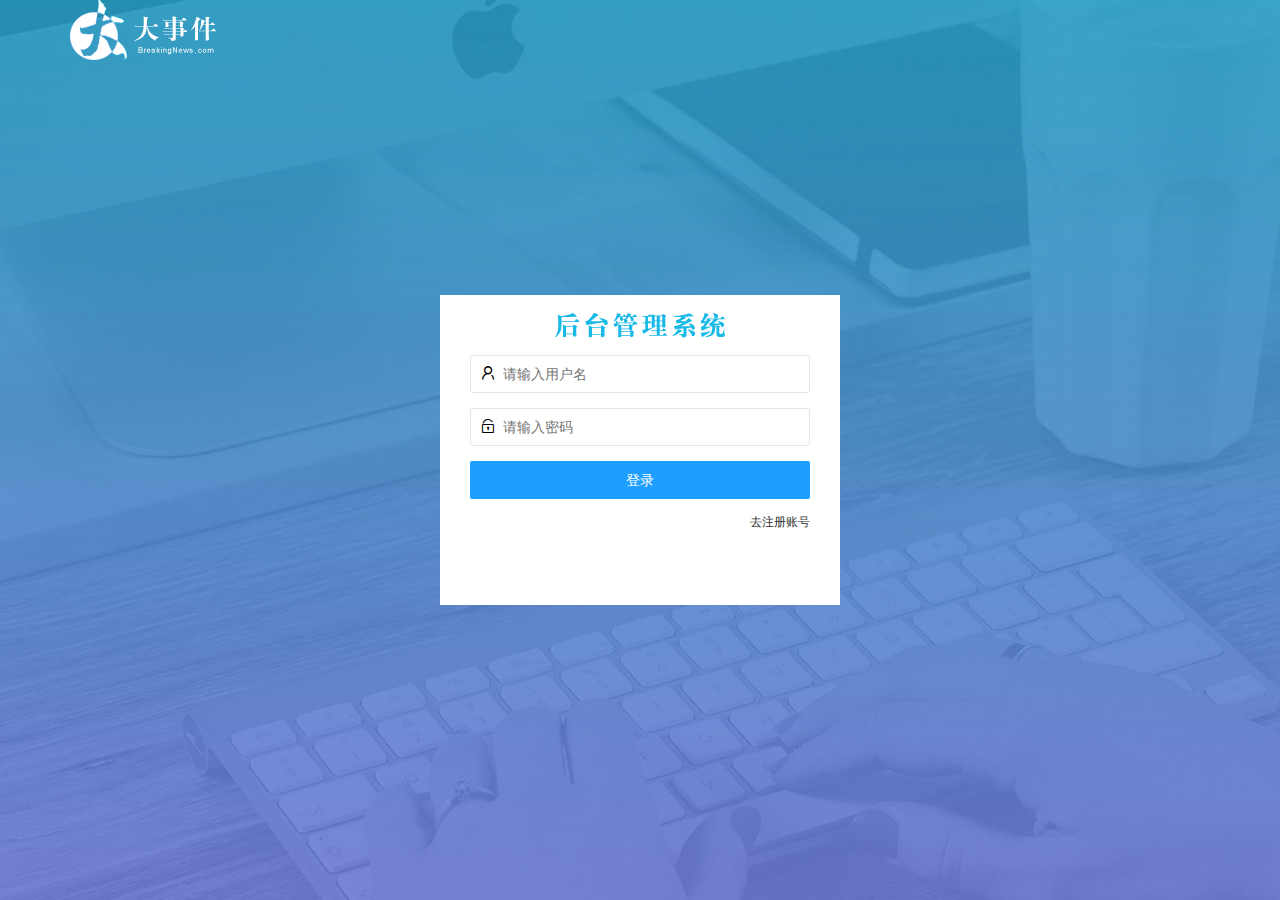
<file: login.html>
<!DOCTYPE html>
<html lang="en">
<head>
    <meta charset="UTF-8">
    <meta name="viewport" content="width=device-width, initial-scale=1.0">
    <title>大事件登录/注册</title>
    <!-- 导入layui的样式 -->
    <link rel="stylesheet" href="./assets/lib/layui/css/layui.css">
    <!-- 导入自己的样式 -->
   <link rel="stylesheet" href="./assets/css/login.css">
</head>
<body>
    <!-- 头部的logo区域 -->
    <div class="layui-main">
        <img src="./assets/images/logo.png" alt="">
    </div>
    <!-- 登录注册区域 -->
    <div class="logoAnd">
        <!-- 登录题目区域 -->
        <div class="title-box"></div>
        <!-- 登录区域 -->
        <div class="login-box">
            <!-- 登录表单区域 -->
    <form class="layui-form" action="" id="form_login">
        <div class="layui-form-item"> 
            <!-- 用户名  -->
            <i class="layui-icon layui-icon-username"></i> 
        <input type="text" name="username" required  lay-verify="required" placeholder="请输入用户名" autocomplete="off" 
        class="layui-input">
        </div>
        <!-- 密码 -->
        <div class="layui-form-item"> 
            <i class="layui-icon layui-icon-password"></i> 
        <input type="password" name="password" required  lay-verify="required|pwd" placeholder="请输入密码" autocomplete="off" class="layui-input">
        </div>
        <!-- 提交按钮 -->
        <div class="layui-form-item"> 
        <button class="layui-btn layui-btn-fluid layui-btn-normal" lay-submit lay-filter="formDemo">登录</button>
        </div>
        <div class="layui-form-item links">
            <a href="javascript:;" id="link_reg">去注册账号</a> 
        </div>
     </form>
         
        </div>
        <!-- 注册区域 -->
        <div class="reg-box">
            <form class="layui-form" id="form_reg" action="">
                <div class="layui-form-item"> 
                    <!-- 用户名  -->
                    <i class="layui-icon layui-icon-username"></i> 
                <input type="text" name="uname" required  lay-verify="required" placeholder="请输入用户名" autocomplete="off" 
                class="layui-input">
                </div>
                <!-- 密码 -->
                <div class="layui-form-item"> 
                    <i class="layui-icon layui-icon-password"></i> 
                <input type="password" name="password" required  lay-verify="required|pwd" placeholder="请输入密码" autocomplete="off" class="layui-input">
                </div>
                <!-- 确认密码 -->
                <div class="layui-form-item"> 
                    <i class="layui-icon layui-icon-password"></i> 
                <input type="password" name="repassword" required  lay-verify="required|pwd|repwd" placeholder="请再次输入密码" autocomplete="off" class="layui-input">
                </div>
                <!-- 提交按钮 -->
                <div class="layui-form-item"> 
                <button class="layui-btn layui-btn-fluid layui-btn-normal" lay-submit lay-filter="formDemo">登录</button>
                </div>
                <div class="layui-form-item links">
                    <a href="javascript:;" id="link_login">去登录</a>
                </div>
             </form>
           
        </div>
    </div>
    <!-- 导入layui.js文件 -->
    <script src="./assets/lib/layui/layui.all.js"></script>
    <!-- 导入jQuery -->
    <script src="./assets/lib/jquery.js"></script>
    <!-- 导入自己封装的api接口根路径 -->
    <script src="./assets/js/baseApi.js"></script>
    <script src="./assets/js/login.js"></script>
</body>
</html>
</file>
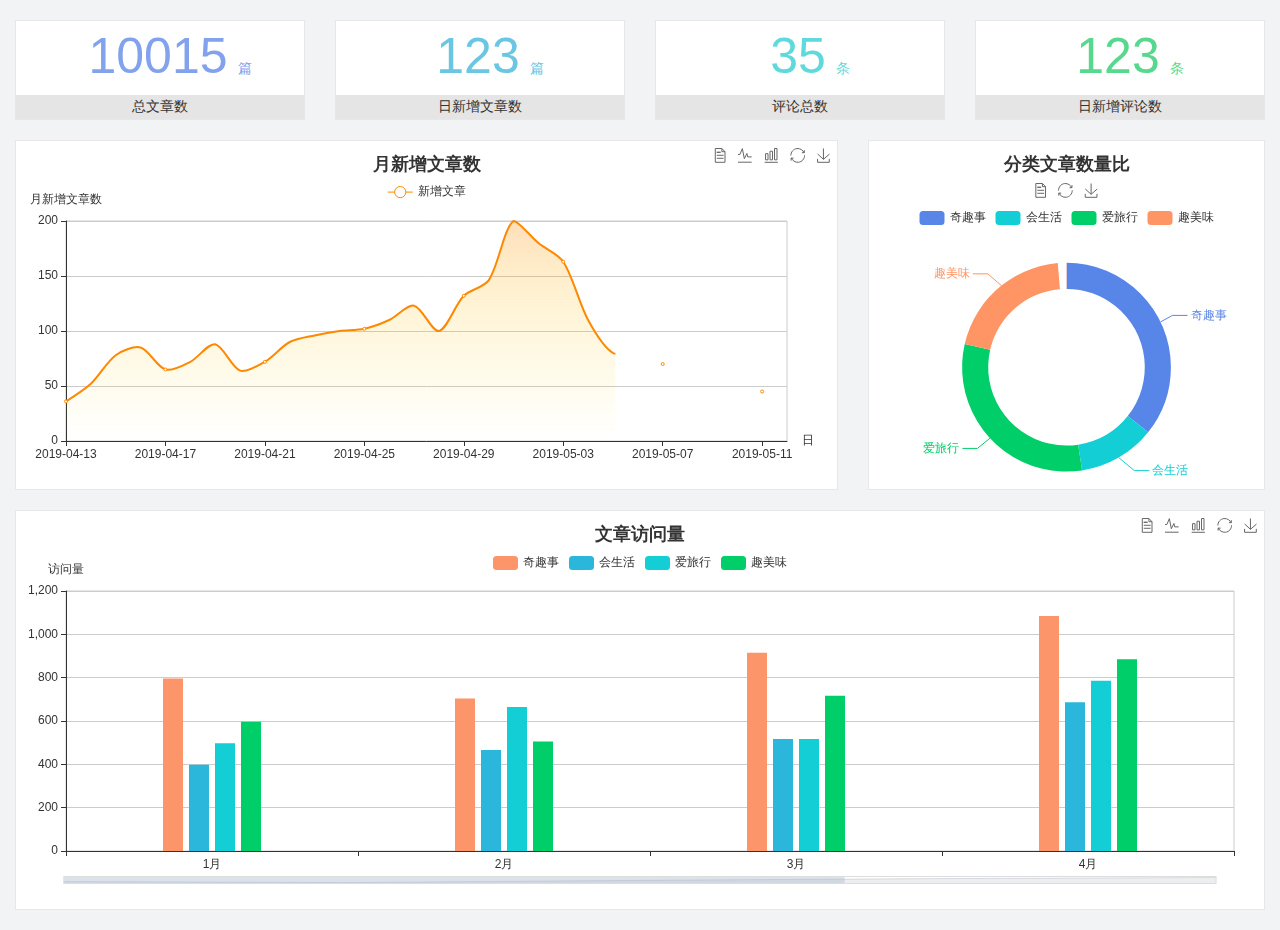
<file: home/dashboard.html>
<!DOCTYPE html>
<html lang="en">

<head>
  <meta charset="UTF-8">
  <meta name="viewport" content="width=device-width, initial-scale=1.0">
  <meta http-equiv="X-UA-Compatible" content="ie=edge">
  <title>图表统计</title>
  <link rel="stylesheet" href="../../assets/lib/bootstrap.css" />
  <link rel="stylesheet" href="../../assets/lib/main.css" />
  <script src="../../assets/lib/jquery.js"></script>
  <script type="text/javascript" src="../../assets/lib/echarts.min.js"></script>
</head>

<body>
  <div class="container-fluid">
    <div class="row spannel_list">
      <div class="col-sm-3 col-xs-6">
        <div class="spannel">
          <em>10015</em><span>篇</span>
          <b>总文章数</b>
        </div>
      </div>
      <div class="col-sm-3 col-xs-6">
        <div class="spannel scolor01">
          <em>123</em><span>篇</span>
          <b>日新增文章数</b>
        </div>
      </div>
      <div class="col-sm-3 col-xs-6">
        <div class="spannel scolor02">
          <em>35</em><span>条</span>
          <b>评论总数</b>
        </div>
      </div>
      <div class="col-sm-3 col-xs-6">
        <div class="spannel scolor03">
          <em>123</em><span>条</span>
          <b>日新增评论数</b>
        </div>
      </div>
    </div>
  </div>

  <div class="container-fluid">
    <div class="row curve-pie">
      <div class="col-lg-8 col-md-8">
        <div class="gragh_pannel" id="curve_show"></div>
      </div>
      <div class="col-lg-4 col-md-4">
        <div class="gragh_pannel" id="pie_show"></div>
      </div>
    </div>
  </div>

  <div class="container-fluid">
    <div class="column_pannel" id="column_show"></div>
  </div>

  <script>
    var oChart = echarts.init(document.getElementById('curve_show'));
    var aList_all = [
      { 'count': 36, 'date': '2019-04-13' },
      { 'count': 52, 'date': '2019-04-14' },
      { 'count': 78, 'date': '2019-04-15' },
      { 'count': 85, 'date': '2019-04-16' },
      { 'count': 65, 'date': '2019-04-17' },
      { 'count': 72, 'date': '2019-04-18' },
      { 'count': 88, 'date': '2019-04-19' },
      { 'count': 64, 'date': '2019-04-20' },
      { 'count': 72, 'date': '2019-04-21' },
      { 'count': 90, 'date': '2019-04-22' },
      { 'count': 96, 'date': '2019-04-23' },
      { 'count': 100, 'date': '2019-04-24' },
      { 'count': 102, 'date': '2019-04-25' },
      { 'count': 110, 'date': '2019-04-26' },
      { 'count': 123, 'date': '2019-04-27' },
      { 'count': 100, 'date': '2019-04-28' },
      { 'count': 132, 'date': '2019-04-29' },
      { 'count': 146, 'date': '2019-04-30' },
      { 'count': 200, 'date': '2019-05-01' },
      { 'count': 180, 'date': '2019-05-02' },
      { 'count': 163, 'date': '2019-05-03' },
      { 'count': 110, 'date': '2019-05-04' },
      { 'count': 80, 'date': '2019-05-05' },
      { 'count': 82, 'date': '2019-05-06' },
      { 'count': 70, 'date': '2019-05-07' },
      { 'count': 65, 'date': '2019-05-08' },
      { 'count': 54, 'date': '2019-05-09' },
      { 'count': 40, 'date': '2019-05-10' },
      { 'count': 45, 'date': '2019-05-11' },
      { 'count': 38, 'date': '2019-05-12' },
    ];

    let aCount = [];
    let aDate = [];

    for (var i = 0; i < aList_all.length; i++) {
      aCount.push(aList_all[i].count);
      aDate.push(aList_all[i].date);
    }

    var chartopt = {
      title: {
        text: '月新增文章数',
        left: 'center',
        top: '10'
      },
      tooltip: {
        trigger: 'axis'
      },
      legend: {
        data: ['新增文章'],
        top: '40'
      },
      toolbox: {
        show: true,
        feature: {
          mark: { show: true },
          dataView: { show: true, readOnly: false },
          magicType: { show: true, type: ['line', 'bar'] },
          restore: { show: true },
          saveAsImage: { show: true }
        }
      },
      calculable: true,
      xAxis: [
        {
          name: '日',
          type: 'category',
          boundaryGap: false,
          data: aDate
        }
      ],
      yAxis: [
        {
          name: '月新增文章数',
          type: 'value'
        }
      ],
      series: [
        {
          name: '新增文章',
          type: 'line',
          smooth: true,
          itemStyle: { normal: { areaStyle: { type: 'default' }, color: '#f80' }, lineStyle: { color: '#f80' } },
          data: aCount
        }],
      areaStyle: {
        normal: {
          color: new echarts.graphic.LinearGradient(0, 0, 0, 1, [{
            offset: 0,
            color: 'rgba(255,136,0,0.39)'
          }, {
            offset: .34,
            color: 'rgba(255,180,0,0.25)'
          }, {
            offset: 1,
            color: 'rgba(255,222,0,0.00)'
          }])

        }
      },
      grid: {
        show: true,
        x: 50,
        x2: 50,
        y: 80,
        height: 220
      }
    };

    oChart.setOption(chartopt);


    var oPie = echarts.init(document.getElementById('pie_show'));
    var oPieopt =
    {
      title: {
        top: 10,
        text: '分类文章数量比',
        x: 'center'
      },
      tooltip: {
        trigger: 'item',
        formatter: "{a} <br/>{b} : {c} ({d}%)"
      },
      color: ['#5885e8', '#13cfd5', '#00ce68', '#ff9565'],
      legend: {
        x: 'center',
        top: 65,
        data: ['奇趣事', '会生活', '爱旅行', '趣美味']
      },
      toolbox: {
        show: true,
        x: 'center',
        top: 35,
        feature: {
          mark: { show: true },
          dataView: { show: true, readOnly: false },
          magicType: {
            show: true,
            type: ['pie', 'funnel'],
            option: {
              funnel: {
                x: '25%',
                width: '50%',
                funnelAlign: 'left',
                max: 1548
              }
            }
          },
          restore: { show: true },
          saveAsImage: { show: true }
        }
      },
      calculable: true,
      series: [
        {
          name: '访问来源',
          type: 'pie',
          radius: ['45%', '60%'],
          center: ['50%', '65%'],
          data: [
            { value: 300, name: '奇趣事' },
            { value: 100, name: '会生活' },
            { value: 260, name: '爱旅行' },
            { value: 180, name: '趣美味' }
          ]
        }
      ]
    };
    oPie.setOption(oPieopt);



    var oColumn = this.echarts.init(document.getElementById('column_show'));
    var oColumnopt =
    {
      title: {
        text: '文章访问量',
        left: 'center',
        top: '10'
      },
      tooltip: {
        trigger: 'axis'
      },
      legend: {
        data: ['奇趣事', '会生活', '爱旅行', '趣美味'],
        top: '40'
      },
      toolbox: {
        show: true,
        feature: {
          mark: { show: true },
          dataView: { show: true, readOnly: false },
          magicType: { show: true, type: ['line', 'bar'] },
          restore: { show: true },
          saveAsImage: { show: true }
        }
      },
      calculable: true,
      xAxis: [
        {
          type: 'category',
          data: ['1月', '2月', '3月', '4月', '5月']
        }
      ],
      yAxis: [
        {
          name: '访问量',
          type: 'value'
        }
      ],
      series: [
        {
          name: '奇趣事',
          type: 'bar',
          barWidth: 20,
          itemStyle: {
            normal: { areaStyle: { type: 'default' }, color: '#fd956a' }
          },
          data: [800, 708, 920, 1090, 1200]
        },
        {
          name: '会生活',
          type: 'bar',
          barWidth: 20,
          itemStyle: {
            normal: { areaStyle: { type: 'default' }, color: '#2bb6db' }
          },
          data: [400, 468, 520, 690, 800]
        },
        {
          name: '爱旅行',
          type: 'bar',
          barWidth: 20,
          itemStyle: {
            normal: { areaStyle: { type: 'default' }, color: '#13cfd5' }
          },
          data: [500, 668, 520, 790, 900]
        },
        {
          name: '趣美味',
          type: 'bar',
          barWidth: 20,
          itemStyle: {
            normal: { areaStyle: { type: 'default' }, color: '#00ce68' }
          },
          data: [600, 508, 720, 890, 1000]
        }
      ],
      grid: {
        show: true,
        x: 50,
        x2: 30,
        y: 80,
        height: 260
      },
      dataZoom: [//给x轴设置滚动条
        {
          start: 0,//默认为0
          end: 100 - 1000 / 31,//默认为100
          type: 'slider',
          show: true,
          xAxisIndex: [0],
          handleSize: 0,//滑动条的 左右2个滑动条的大小
          height: 8,//组件高度
          left: 45, //左边的距离
          right: 50,//右边的距离
          bottom: 26,//右边的距离
          handleColor: '#ddd',//h滑动图标的颜色
          handleStyle: {
            borderColor: "#cacaca",
            borderWidth: "1",
            shadowBlur: 2,
            background: "#ddd",
            shadowColor: "#ddd",
          }
        }]
    };
    oColumn.setOption(oColumnopt);
  </script>
</body>

</html>
</file>
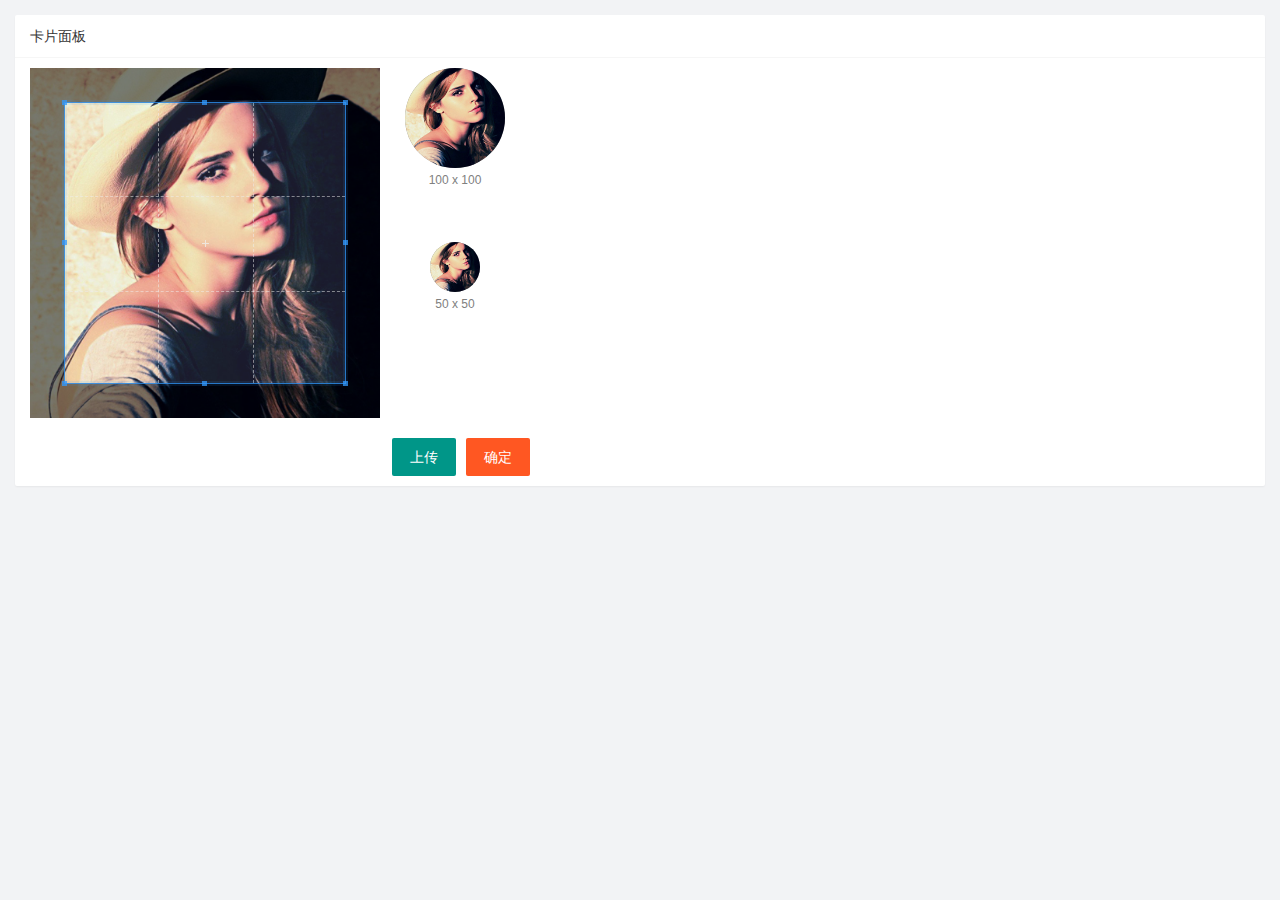
<file: user/user_avatar.html>
<!DOCTYPE html>
<html lang="en">
<head>
    <meta charset="UTF-8">
    <meta name="viewport" content="width=device-width, initial-scale=1.0">
    <title>Document</title>
    <link rel="stylesheet" href="../assets/lib/layui/css/layui.css">
    <link rel="stylesheet" href="../assets/lib/cropper/cropper.css">
    <link rel="stylesheet" href="../assets/css/user/user_avatar.css">
</head>
<body>
    <div class="layui-card">
        <div class="layui-card-header">卡片面板</div>
        <div class="layui-card-body">
           
          <!-- 第一行的图片裁剪和预览区域 -->
  <div class="row1">
    <!-- 图片裁剪区域 -->
    <div class="cropper-box">
      <!-- 这个 img 标签很重要，将来会把它初始化为裁剪区域 -->
      <img id="image" src="../assets/images/sample.jpg" />
    </div>
    <!-- 图片的预览区域 -->
    <div class="preview-box">
      <div>
        <!-- 宽高为 100px 的预览区域 -->
        <div class="img-preview w100"></div>
        <p class="size">100 x 100</p>
      </div>
      <div>
        <!-- 宽高为 50px 的预览区域 -->
        <div class="img-preview w50"></div>
        <p class="size">50 x 50</p>
      </div>
    </div>
  </div>

  <!-- 第二行的按钮区域 -->
  <div class="row2">
    <button type="button" class="layui-btn" id="btnChooseImage">上传</button>
    <button type="button" class="layui-btn layui-btn-danger" id="btnUpload">确定</button>
  </div>
   <!-- 文件上传表单 -->
   <!-- accept属性可以限制文件上传的类型 -->
   <input type="file" name="" id="file" accept="image/png,image/jpeg">
</div>
</div>

<script src="../assets/lib/layui/layui.all.js"></script>
<script src="../assets/lib/jquery.js"></script>
<script src="../assets/lib/cropper/Cropper.js"></script>
<script src="../assets/lib/cropper/jquery-cropper.js"></script>
<script src="../assets/js/baseApi.js"></script>
<script src="../assets/js/user/user_avatar.js"></script>
</body>
</html>
</file>
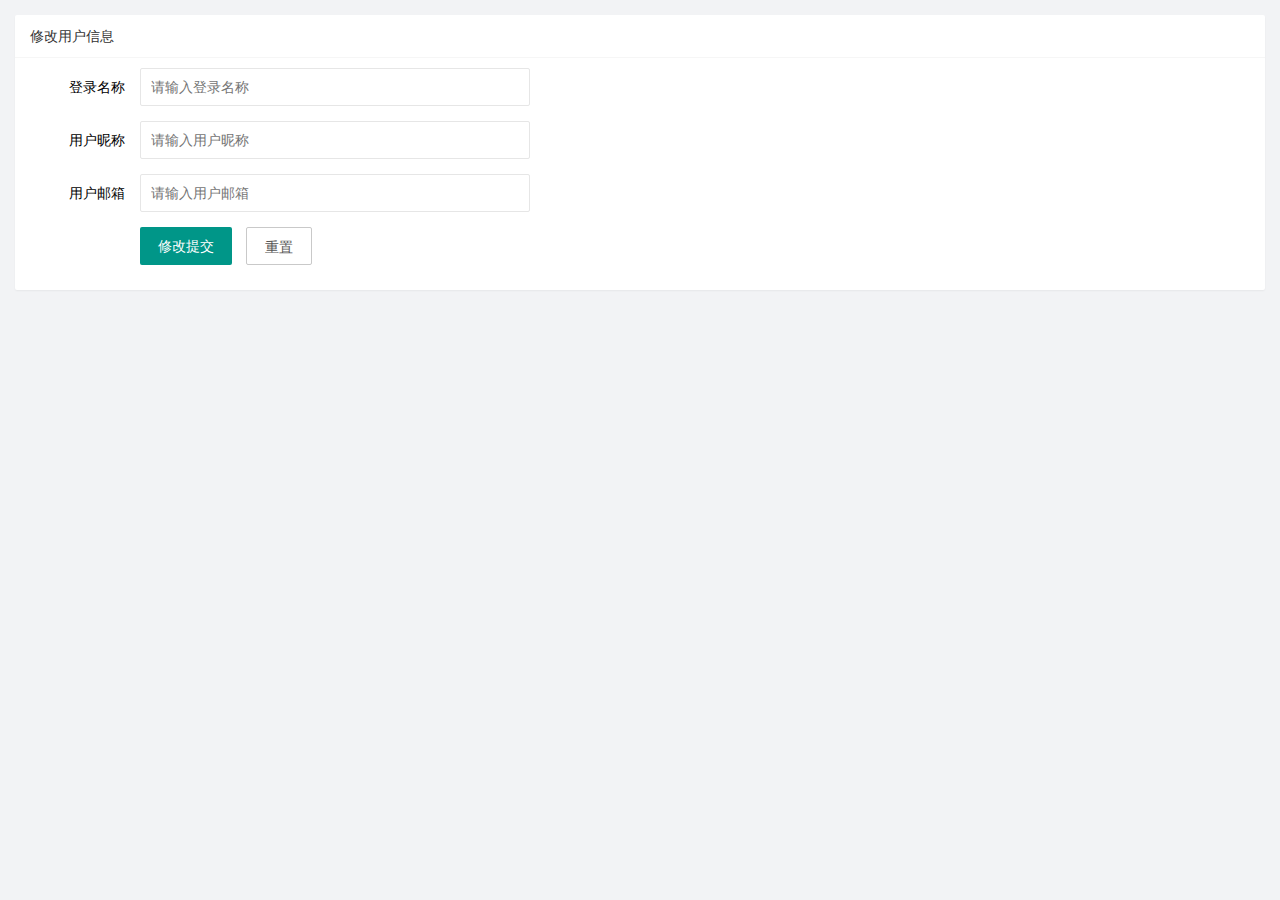
<file: user/user_info.html>
<!DOCTYPE html>
<html lang="en">
<head>
    <meta charset="UTF-8">
    <meta name="viewport" content="width=device-width, initial-scale=1.0">
    <title>Document</title>
    
    <link rel="stylesheet" href="../assets/lib/layui/css/layui.css">
    <link rel="stylesheet" href="../assets/css/user/user_info.css">
</head>
<body>
    <div class="layui-card">
        <div class="layui-card-header">修改用户信息</div>
        <div class="layui-card-body">
            <form class="layui-form" lay-filter="formUserInfo">
                <!-- 调用接口的时候需要id，，所以要获取id，因此表单里面需要有隐藏域 -->
                <input type="hidden" name="id">
            <div class="layui-form-item">
                <label class="layui-form-label">登录名称</label>
                <div class="layui-input-block">
                  <input type="text" name="username" required  lay-verify="required" placeholder="请输入登录名称" autocomplete="off" class="layui-input" readonly>
                </div>
            </div>
            <div class="layui-form-item">
                <label class="layui-form-label">用户昵称</label>
                <div class="layui-input-block">
                  <input type="text" name="nickname" required  lay-verify="required|nickname" placeholder="请输入用户昵称" autocomplete="off" class="layui-input">
                </div>
              </div>
              <div class="layui-form-item">
                <label class="layui-form-label">用户邮箱</label>
                <div class="layui-input-block">
                  <input type="text" name="email" required  lay-verify="required|email" placeholder="请输入用户邮箱" autocomplete="off" class="layui-input">
                </div>
              </div>
              <div class="layui-form-item">
                <div class="layui-input-block">
                  <button class="layui-btn" lay-submit lay-filter="formDemo">修改提交</button>
                  <button type="reset" class="layui-btn layui-btn-primary" id="btnReset">重置</button>
                </div>
              </div>
              </form>
        </div>
    </div>
    <script src="../assets/lib/layui/layui.all.js"></script>
    <script src="../assets/lib/jquery.js"></script>
    <script src="../assets/js/baseApi.js"></script>
    <script src="../assets/js/user/user_info.js"></script>
</body>
</html>
</file>
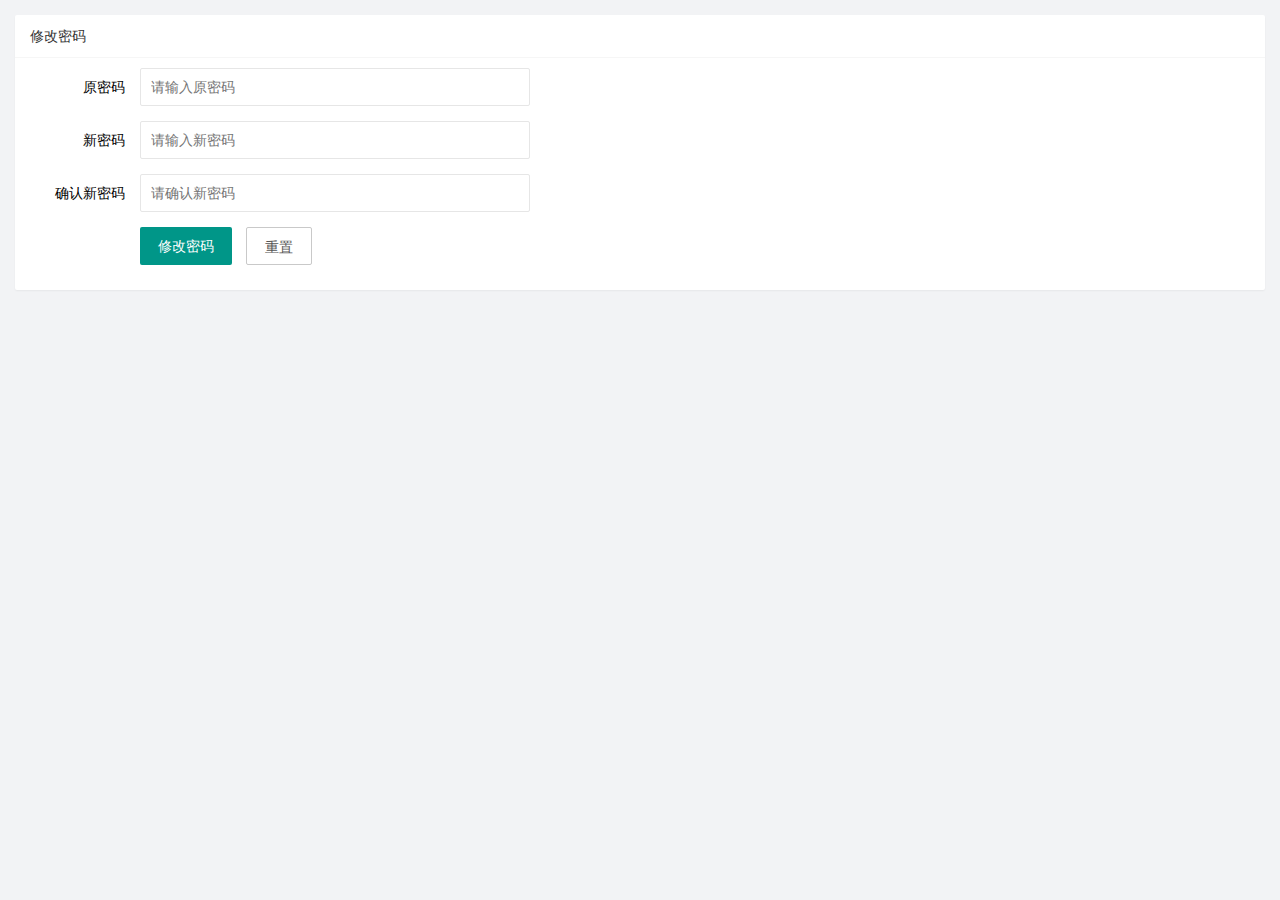
<file: user/user_pwd.html>
<!DOCTYPE html>
<html lang="en">
<head>
    <meta charset="UTF-8">
    <meta name="viewport" content="width=device-width, initial-scale=1.0">
    <title>Document</title>
    <link rel="stylesheet" href="../assets/lib/layui/css/layui.css">
    <link rel="stylesheet" href="../assets/css/user/user_pwd.css">
</head>
<body>
    <div class="layui-card">
        <div class="layui-card-header">修改密码</div>
        <div class="layui-card-body">
            <form class="layui-form" lay-filter="formUserInfo">
                <!-- 因为重置按钮需要获取原来的数据，所以也要获取id，因此表单里面需要有隐藏域 -->
                <input type="hidden" name="id">
            <div class="layui-form-item">
                <label class="layui-form-label">原密码</label>
                <div class="layui-input-block">
                  <input type="password" name="oldPwd" required  lay-verify="required|pwd" placeholder="请输入原密码" autocomplete="off" class="layui-input">
                </div>
            </div>
            <div class="layui-form-item">
                <label class="layui-form-label">新密码</label>
                <div class="layui-input-block">
                  <input type="password" name="newPwd" required  lay-verify="required|samePwd" placeholder="请输入新密码" autocomplete="off" class="layui-input">
                </div>
              </div>
              <div class="layui-form-item">
                <label class="layui-form-label">确认新密码</label>
                <div class="layui-input-block">
                  <input type="password" name="rePwd" required  lay-verify="required|rePwd" placeholder="请确认新密码" autocomplete="off" class="layui-input">
                </div>
              </div>
              <div class="layui-form-item">
                <div class="layui-input-block">
                  <button class="layui-btn" lay-submit lay-filter="formDemo" id="respwd">修改密码</button>
                  <button type="reset" class="layui-btn layui-btn-primary" id="btnReset">重置</button>
                </div>
              </div>
              </form>
        </div>
        <script src="../assets/lib/layui/layui.all.js"></script>
        <script src="../assets/lib/jquery.js"></script>
        <script src="../assets/js/baseApi.js"></script>
        <script src="../assets/js/user/user_pwd.js"></script>
</body>
</html>
</file>
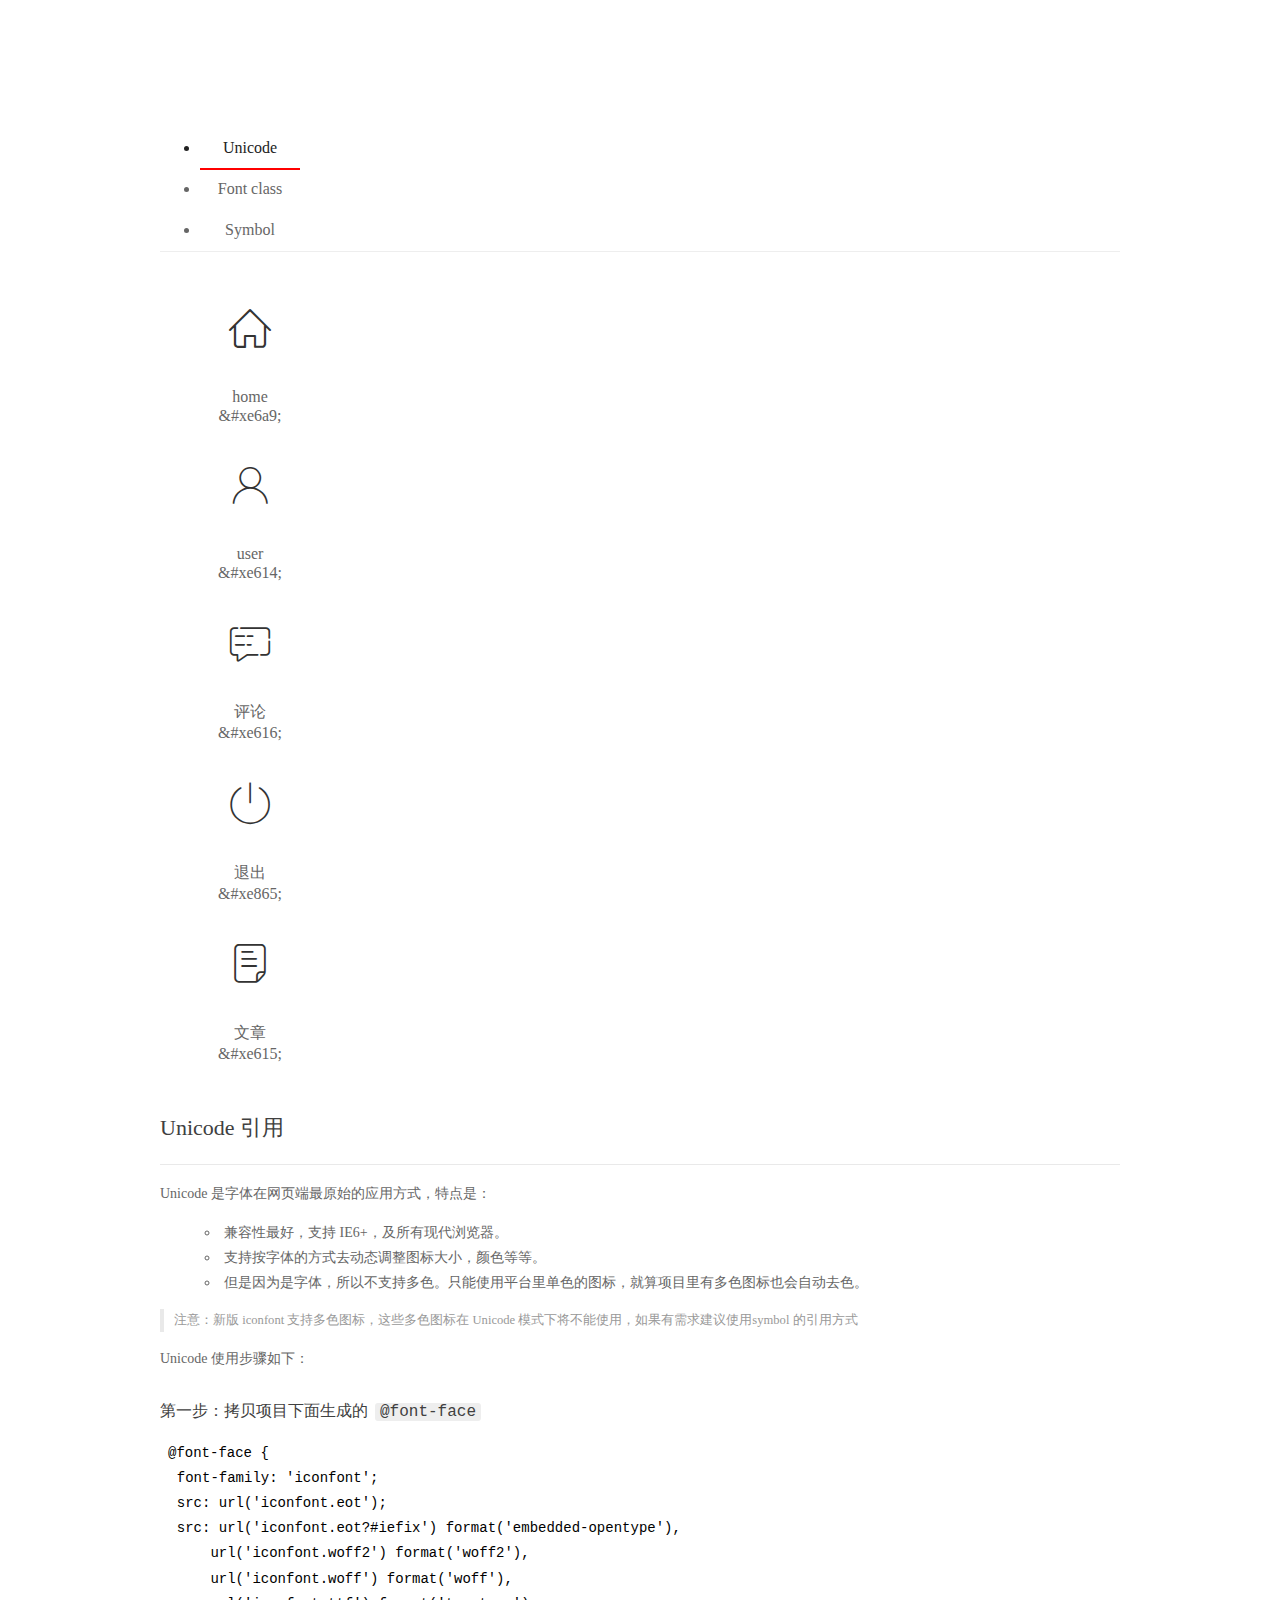
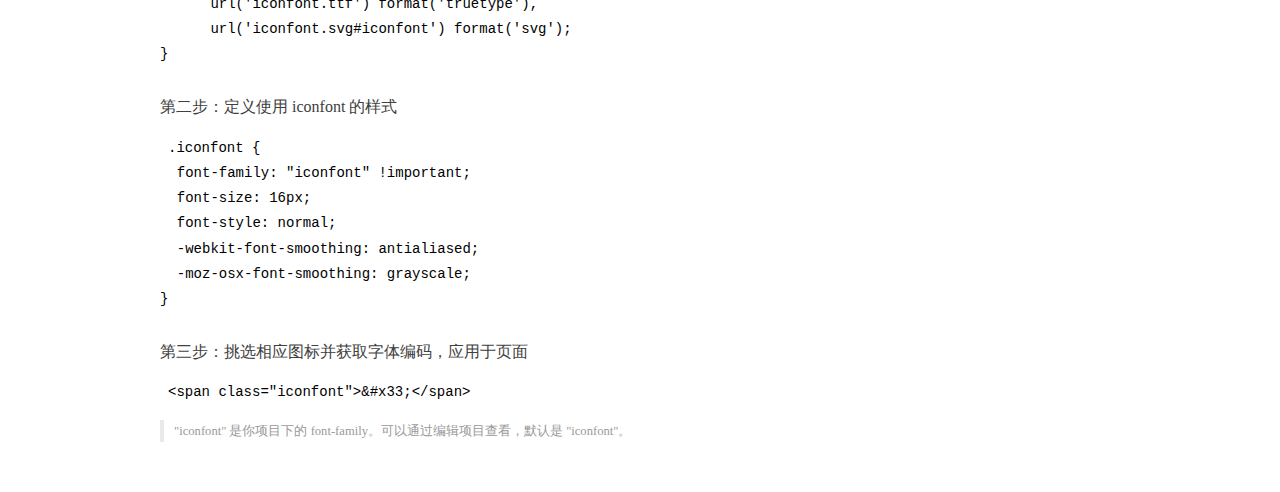
<file: assets/fonts/demo_index.html>
<!DOCTYPE html>
<html>
<head>
  <meta charset="utf-8"/>
  <title>IconFont Demo</title>
  <link rel="shortcut icon" href="https://gtms04.alicdn.com/tps/i4/TB1_oz6GVXXXXaFXpXXJDFnIXXX-64-64.ico" type="image/x-icon"/>
  <link rel="stylesheet" href="https://g.alicdn.com/thx/cube/1.3.2/cube.min.css">
  <link rel="stylesheet" href="demo.css">
  <link rel="stylesheet" href="iconfont.css">
  <script src="iconfont.js"></script>
  <!-- jQuery -->
  <script src="https://a1.alicdn.com/oss/uploads/2018/12/26/7bfddb60-08e8-11e9-9b04-53e73bb6408b.js"></script>
  <!-- 代码高亮 -->
  <script src="https://a1.alicdn.com/oss/uploads/2018/12/26/a3f714d0-08e6-11e9-8a15-ebf944d7534c.js"></script>
</head>
<body>
  <div class="main">
    <h1 class="logo"><a href="https://www.iconfont.cn/" title="iconfont 首页" target="_blank">&#xe86b;</a></h1>
    <div class="nav-tabs">
      <ul id="tabs" class="dib-box">
        <li class="dib active"><span>Unicode</span></li>
        <li class="dib"><span>Font class</span></li>
        <li class="dib"><span>Symbol</span></li>
      </ul>
      
    </div>
    <div class="tab-container">
      <div class="content unicode" style="display: block;">
          <ul class="icon_lists dib-box">
          
            <li class="dib">
              <span class="icon iconfont">&#xe6a9;</span>
                <div class="name">home</div>
                <div class="code-name">&amp;#xe6a9;</div>
              </li>
          
            <li class="dib">
              <span class="icon iconfont">&#xe614;</span>
                <div class="name">user</div>
                <div class="code-name">&amp;#xe614;</div>
              </li>
          
            <li class="dib">
              <span class="icon iconfont">&#xe616;</span>
                <div class="name">评论</div>
                <div class="code-name">&amp;#xe616;</div>
              </li>
          
            <li class="dib">
              <span class="icon iconfont">&#xe865;</span>
                <div class="name">退出</div>
                <div class="code-name">&amp;#xe865;</div>
              </li>
          
            <li class="dib">
              <span class="icon iconfont">&#xe615;</span>
                <div class="name">文章</div>
                <div class="code-name">&amp;#xe615;</div>
              </li>
          
          </ul>
          <div class="article markdown">
          <h2 id="unicode-">Unicode 引用</h2>
          <hr>

          <p>Unicode 是字体在网页端最原始的应用方式，特点是：</p>
          <ul>
            <li>兼容性最好，支持 IE6+，及所有现代浏览器。</li>
            <li>支持按字体的方式去动态调整图标大小，颜色等等。</li>
            <li>但是因为是字体，所以不支持多色。只能使用平台里单色的图标，就算项目里有多色图标也会自动去色。</li>
          </ul>
          <blockquote>
            <p>注意：新版 iconfont 支持多色图标，这些多色图标在 Unicode 模式下将不能使用，如果有需求建议使用symbol 的引用方式</p>
          </blockquote>
          <p>Unicode 使用步骤如下：</p>
          <h3 id="-font-face">第一步：拷贝项目下面生成的 <code>@font-face</code></h3>
<pre><code class="language-css"
>@font-face {
  font-family: 'iconfont';
  src: url('iconfont.eot');
  src: url('iconfont.eot?#iefix') format('embedded-opentype'),
      url('iconfont.woff2') format('woff2'),
      url('iconfont.woff') format('woff'),
      url('iconfont.ttf') format('truetype'),
      url('iconfont.svg#iconfont') format('svg');
}
</code></pre>
          <h3 id="-iconfont-">第二步：定义使用 iconfont 的样式</h3>
<pre><code class="language-css"
>.iconfont {
  font-family: "iconfont" !important;
  font-size: 16px;
  font-style: normal;
  -webkit-font-smoothing: antialiased;
  -moz-osx-font-smoothing: grayscale;
}
</code></pre>
          <h3 id="-">第三步：挑选相应图标并获取字体编码，应用于页面</h3>
<pre>
<code class="language-html"
>&lt;span class="iconfont"&gt;&amp;#x33;&lt;/span&gt;
</code></pre>
          <blockquote>
            <p>"iconfont" 是你项目下的 font-family。可以通过编辑项目查看，默认是 "iconfont"。</p>
          </blockquote>
          </div>
      </div>
      <div class="content font-class">
        <ul class="icon_lists dib-box">
          
          <li class="dib">
            <span class="icon iconfont icon-home"></span>
            <div class="name">
              home
            </div>
            <div class="code-name">.icon-home
            </div>
          </li>
          
          <li class="dib">
            <span class="icon iconfont icon-user"></span>
            <div class="name">
              user
            </div>
            <div class="code-name">.icon-user
            </div>
          </li>
          
          <li class="dib">
            <span class="icon iconfont icon-pinglun"></span>
            <div class="name">
              评论
            </div>
            <div class="code-name">.icon-pinglun
            </div>
          </li>
          
          <li class="dib">
            <span class="icon iconfont icon-tuichu"></span>
            <div class="name">
              退出
            </div>
            <div class="code-name">.icon-tuichu
            </div>
          </li>
          
          <li class="dib">
            <span class="icon iconfont icon-16"></span>
            <div class="name">
              文章
            </div>
            <div class="code-name">.icon-16
            </div>
          </li>
          
        </ul>
        <div class="article markdown">
        <h2 id="font-class-">font-class 引用</h2>
        <hr>

        <p>font-class 是 Unicode 使用方式的一种变种，主要是解决 Unicode 书写不直观，语意不明确的问题。</p>
        <p>与 Unicode 使用方式相比，具有如下特点：</p>
        <ul>
          <li>兼容性良好，支持 IE8+，及所有现代浏览器。</li>
          <li>相比于 Unicode 语意明确，书写更直观。可以很容易分辨这个 icon 是什么。</li>
          <li>因为使用 class 来定义图标，所以当要替换图标时，只需要修改 class 里面的 Unicode 引用。</li>
          <li>不过因为本质上还是使用的字体，所以多色图标还是不支持的。</li>
        </ul>
        <p>使用步骤如下：</p>
        <h3 id="-fontclass-">第一步：引入项目下面生成的 fontclass 代码：</h3>
<pre><code class="language-html">&lt;link rel="stylesheet" href="./iconfont.css"&gt;
</code></pre>
        <h3 id="-">第二步：挑选相应图标并获取类名，应用于页面：</h3>
<pre><code class="language-html">&lt;span class="iconfont icon-xxx"&gt;&lt;/span&gt;
</code></pre>
        <blockquote>
          <p>"
            iconfont" 是你项目下的 font-family。可以通过编辑项目查看，默认是 "iconfont"。</p>
        </blockquote>
      </div>
      </div>
      <div class="content symbol">
          <ul class="icon_lists dib-box">
          
            <li class="dib">
                <svg class="icon svg-icon" aria-hidden="true">
                  <use xlink:href="#icon-home"></use>
                </svg>
                <div class="name">home</div>
                <div class="code-name">#icon-home</div>
            </li>
          
            <li class="dib">
                <svg class="icon svg-icon" aria-hidden="true">
                  <use xlink:href="#icon-user"></use>
                </svg>
                <div class="name">user</div>
                <div class="code-name">#icon-user</div>
            </li>
          
            <li class="dib">
                <svg class="icon svg-icon" aria-hidden="true">
                  <use xlink:href="#icon-pinglun"></use>
                </svg>
                <div class="name">评论</div>
                <div class="code-name">#icon-pinglun</div>
            </li>
          
            <li class="dib">
                <svg class="icon svg-icon" aria-hidden="true">
                  <use xlink:href="#icon-tuichu"></use>
                </svg>
                <div class="name">退出</div>
                <div class="code-name">#icon-tuichu</div>
            </li>
          
            <li class="dib">
                <svg class="icon svg-icon" aria-hidden="true">
                  <use xlink:href="#icon-16"></use>
                </svg>
                <div class="name">文章</div>
                <div class="code-name">#icon-16</div>
            </li>
          
          </ul>
          <div class="article markdown">
          <h2 id="symbol-">Symbol 引用</h2>
          <hr>

          <p>这是一种全新的使用方式，应该说这才是未来的主流，也是平台目前推荐的用法。相关介绍可以参考这篇<a href="">文章</a>
            这种用法其实是做了一个 SVG 的集合，与另外两种相比具有如下特点：</p>
          <ul>
            <li>支持多色图标了，不再受单色限制。</li>
            <li>通过一些技巧，支持像字体那样，通过 <code>font-size</code>, <code>color</code> 来调整样式。</li>
            <li>兼容性较差，支持 IE9+，及现代浏览器。</li>
            <li>浏览器渲染 SVG 的性能一般，还不如 png。</li>
          </ul>
          <p>使用步骤如下：</p>
          <h3 id="-symbol-">第一步：引入项目下面生成的 symbol 代码：</h3>
<pre><code class="language-html">&lt;script src="./iconfont.js"&gt;&lt;/script&gt;
</code></pre>
          <h3 id="-css-">第二步：加入通用 CSS 代码（引入一次就行）：</h3>
<pre><code class="language-html">&lt;style&gt;
.icon {
  width: 1em;
  height: 1em;
  vertical-align: -0.15em;
  fill: currentColor;
  overflow: hidden;
}
&lt;/style&gt;
</code></pre>
          <h3 id="-">第三步：挑选相应图标并获取类名，应用于页面：</h3>
<pre><code class="language-html">&lt;svg class="icon" aria-hidden="true"&gt;
  &lt;use xlink:href="#icon-xxx"&gt;&lt;/use&gt;
&lt;/svg&gt;
</code></pre>
          </div>
      </div>

    </div>
  </div>
  <script>
  $(document).ready(function () {
      $('.tab-container .content:first').show()

      $('#tabs li').click(function (e) {
        var tabContent = $('.tab-container .content')
        var index = $(this).index()

        if ($(this).hasClass('active')) {
          return
        } else {
          $('#tabs li').removeClass('active')
          $(this).addClass('active')

          tabContent.hide().eq(index).fadeIn()
        }
      })
    })
  </script>
</body>
</html>
</file>
<file: assets/lib/layui/css/layui.css>
/** layui-v2.5.5 MIT License By https://www.layui.com */
 .layui-inline,img{display:inline-block;vertical-align:middle}h1,h2,h3,h4,h5,h6{font-weight:400}.layui-edge,.layui-header,.layui-inline,.layui-main{position:relative}.layui-body,.layui-edge,.layui-elip{overflow:hidden}.layui-btn,.layui-edge,.layui-inline,img{vertical-align:middle}.layui-btn,.layui-disabled,.layui-icon,.layui-unselect{-moz-user-select:none;-webkit-user-select:none;-ms-user-select:none}.layui-elip,.layui-form-checkbox span,.layui-form-pane .layui-form-label{text-overflow:ellipsis;white-space:nowrap}.layui-breadcrumb,.layui-tree-btnGroup{visibility:hidden}blockquote,body,button,dd,div,dl,dt,form,h1,h2,h3,h4,h5,h6,input,li,ol,p,pre,td,textarea,th,ul{margin:0;padding:0;-webkit-tap-highlight-color:rgba(0,0,0,0)}a:active,a:hover{outline:0}img{border:none}li{list-style:none}table{border-collapse:collapse;border-spacing:0}h4,h5,h6{font-size:100%}button,input,optgroup,option,select,textarea{font-family:inherit;font-size:inherit;font-style:inherit;font-weight:inherit;outline:0}pre{white-space:pre-wrap;white-space:-moz-pre-wrap;white-space:-pre-wrap;white-space:-o-pre-wrap;word-wrap:break-word}body{line-height:24px;font:14px Helvetica Neue,Helvetica,PingFang SC,Tahoma,Arial,sans-serif}hr{height:1px;margin:10px 0;border:0;clear:both}a{color:#333;text-decoration:none}a:hover{color:#777}a cite{font-style:normal;*cursor:pointer}.layui-border-box,.layui-border-box *{box-sizing:border-box}.layui-box,.layui-box *{box-sizing:content-box}.layui-clear{clear:both;*zoom:1}.layui-clear:after{content:'\20';clear:both;*zoom:1;display:block;height:0}.layui-inline{*display:inline;*zoom:1}.layui-edge{display:inline-block;width:0;height:0;border-width:6px;border-style:dashed;border-color:transparent}.layui-edge-top{top:-4px;border-bottom-color:#999;border-bottom-style:solid}.layui-edge-right{border-left-color:#999;border-left-style:solid}.layui-edge-bottom{top:2px;border-top-color:#999;border-top-style:solid}.layui-edge-left{border-right-color:#999;border-right-style:solid}.layui-disabled,.layui-disabled:hover{color:#d2d2d2!important;cursor:not-allowed!important}.layui-circle{border-radius:100%}.layui-show{display:block!important}.layui-hide{display:none!important}@font-face{font-family:layui-icon;src:url(../font/iconfont.eot?v=250);src:url(../font/iconfont.eot?v=250#iefix) format('embedded-opentype'),url(../font/iconfont.woff2?v=250) format('woff2'),url(../font/iconfont.woff?v=250) format('woff'),url(../font/iconfont.ttf?v=250) format('truetype'),url(../font/iconfont.svg?v=250#layui-icon) format('svg')}.layui-icon{font-family:layui-icon!important;font-size:16px;font-style:normal;-webkit-font-smoothing:antialiased;-moz-osx-font-smoothing:grayscale}.layui-icon-reply-fill:before{content:"\e611"}.layui-icon-set-fill:before{content:"\e614"}.layui-icon-menu-fill:before{content:"\e60f"}.layui-icon-search:before{content:"\e615"}.layui-icon-share:before{content:"\e641"}.layui-icon-set-sm:before{content:"\e620"}.layui-icon-engine:before{content:"\e628"}.layui-icon-close:before{content:"\1006"}.layui-icon-close-fill:before{content:"\1007"}.layui-icon-chart-screen:before{content:"\e629"}.layui-icon-star:before{content:"\e600"}.layui-icon-circle-dot:before{content:"\e617"}.layui-icon-chat:before{content:"\e606"}.layui-icon-release:before{content:"\e609"}.layui-icon-list:before{content:"\e60a"}.layui-icon-chart:before{content:"\e62c"}.layui-icon-ok-circle:before{content:"\1005"}.layui-icon-layim-theme:before{content:"\e61b"}.layui-icon-table:before{content:"\e62d"}.layui-icon-right:before{content:"\e602"}.layui-icon-left:before{content:"\e603"}.layui-icon-cart-simple:before{content:"\e698"}.layui-icon-face-cry:before{content:"\e69c"}.layui-icon-face-smile:before{content:"\e6af"}.layui-icon-survey:before{content:"\e6b2"}.layui-icon-tree:before{content:"\e62e"}.layui-icon-upload-circle:before{content:"\e62f"}.layui-icon-add-circle:before{content:"\e61f"}.layui-icon-download-circle:before{content:"\e601"}.layui-icon-templeate-1:before{content:"\e630"}.layui-icon-util:before{content:"\e631"}.layui-icon-face-surprised:before{content:"\e664"}.layui-icon-edit:before{content:"\e642"}.layui-icon-speaker:before{content:"\e645"}.layui-icon-down:before{content:"\e61a"}.layui-icon-file:before{content:"\e621"}.layui-icon-layouts:before{content:"\e632"}.layui-icon-rate-half:before{content:"\e6c9"}.layui-icon-add-circle-fine:before{content:"\e608"}.layui-icon-prev-circle:before{content:"\e633"}.layui-icon-read:before{content:"\e705"}.layui-icon-404:before{content:"\e61c"}.layui-icon-carousel:before{content:"\e634"}.layui-icon-help:before{content:"\e607"}.layui-icon-code-circle:before{content:"\e635"}.layui-icon-water:before{content:"\e636"}.layui-icon-username:before{content:"\e66f"}.layui-icon-find-fill:before{content:"\e670"}.layui-icon-about:before{content:"\e60b"}.layui-icon-location:before{content:"\e715"}.layui-icon-up:before{content:"\e619"}.layui-icon-pause:before{content:"\e651"}.layui-icon-date:before{content:"\e637"}.layui-icon-layim-uploadfile:before{content:"\e61d"}.layui-icon-delete:before{content:"\e640"}.layui-icon-play:before{content:"\e652"}.layui-icon-top:before{content:"\e604"}.layui-icon-friends:before{content:"\e612"}.layui-icon-refresh-3:before{content:"\e9aa"}.layui-icon-ok:before{content:"\e605"}.layui-icon-layer:before{content:"\e638"}.layui-icon-face-smile-fine:before{content:"\e60c"}.layui-icon-dollar:before{content:"\e659"}.layui-icon-group:before{content:"\e613"}.layui-icon-layim-download:before{content:"\e61e"}.layui-icon-picture-fine:before{content:"\e60d"}.layui-icon-link:before{content:"\e64c"}.layui-icon-diamond:before{content:"\e735"}.layui-icon-log:before{content:"\e60e"}.layui-icon-rate-solid:before{content:"\e67a"}.layui-icon-fonts-del:before{content:"\e64f"}.layui-icon-unlink:before{content:"\e64d"}.layui-icon-fonts-clear:before{content:"\e639"}.layui-icon-triangle-r:before{content:"\e623"}.layui-icon-circle:before{content:"\e63f"}.layui-icon-radio:before{content:"\e643"}.layui-icon-align-center:before{content:"\e647"}.layui-icon-align-right:before{content:"\e648"}.layui-icon-align-left:before{content:"\e649"}.layui-icon-loading-1:before{content:"\e63e"}.layui-icon-return:before{content:"\e65c"}.layui-icon-fonts-strong:before{content:"\e62b"}.layui-icon-upload:before{content:"\e67c"}.layui-icon-dialogue:before{content:"\e63a"}.layui-icon-video:before{content:"\e6ed"}.layui-icon-headset:before{content:"\e6fc"}.layui-icon-cellphone-fine:before{content:"\e63b"}.layui-icon-add-1:before{content:"\e654"}.layui-icon-face-smile-b:before{content:"\e650"}.layui-icon-fonts-html:before{content:"\e64b"}.layui-icon-form:before{content:"\e63c"}.layui-icon-cart:before{content:"\e657"}.layui-icon-camera-fill:before{content:"\e65d"}.layui-icon-tabs:before{content:"\e62a"}.layui-icon-fonts-code:before{content:"\e64e"}.layui-icon-fire:before{content:"\e756"}.layui-icon-set:before{content:"\e716"}.layui-icon-fonts-u:before{content:"\e646"}.layui-icon-triangle-d:before{content:"\e625"}.layui-icon-tips:before{content:"\e702"}.layui-icon-picture:before{content:"\e64a"}.layui-icon-more-vertical:before{content:"\e671"}.layui-icon-flag:before{content:"\e66c"}.layui-icon-loading:before{content:"\e63d"}.layui-icon-fonts-i:before{content:"\e644"}.layui-icon-refresh-1:before{content:"\e666"}.layui-icon-rmb:before{content:"\e65e"}.layui-icon-home:before{content:"\e68e"}.layui-icon-user:before{content:"\e770"}.layui-icon-notice:before{content:"\e667"}.layui-icon-login-weibo:before{content:"\e675"}.layui-icon-voice:before{content:"\e688"}.layui-icon-upload-drag:before{content:"\e681"}.layui-icon-login-qq:before{content:"\e676"}.layui-icon-snowflake:before{content:"\e6b1"}.layui-icon-file-b:before{content:"\e655"}.layui-icon-template:before{content:"\e663"}.layui-icon-auz:before{content:"\e672"}.layui-icon-console:before{content:"\e665"}.layui-icon-app:before{content:"\e653"}.layui-icon-prev:before{content:"\e65a"}.layui-icon-website:before{content:"\e7ae"}.layui-icon-next:before{content:"\e65b"}.layui-icon-component:before{content:"\e857"}.layui-icon-more:before{content:"\e65f"}.layui-icon-login-wechat:before{content:"\e677"}.layui-icon-shrink-right:before{content:"\e668"}.layui-icon-spread-left:before{content:"\e66b"}.layui-icon-camera:before{content:"\e660"}.layui-icon-note:before{content:"\e66e"}.layui-icon-refresh:before{content:"\e669"}.layui-icon-female:before{content:"\e661"}.layui-icon-male:before{content:"\e662"}.layui-icon-password:before{content:"\e673"}.layui-icon-senior:before{content:"\e674"}.layui-icon-theme:before{content:"\e66a"}.layui-icon-tread:before{content:"\e6c5"}.layui-icon-praise:before{content:"\e6c6"}.layui-icon-star-fill:before{content:"\e658"}.layui-icon-rate:before{content:"\e67b"}.layui-icon-template-1:before{content:"\e656"}.layui-icon-vercode:before{content:"\e679"}.layui-icon-cellphone:before{content:"\e678"}.layui-icon-screen-full:before{content:"\e622"}.layui-icon-screen-restore:before{content:"\e758"}.layui-icon-cols:before{content:"\e610"}.layui-icon-export:before{content:"\e67d"}.layui-icon-print:before{content:"\e66d"}.layui-icon-slider:before{content:"\e714"}.layui-icon-addition:before{content:"\e624"}.layui-icon-subtraction:before{content:"\e67e"}.layui-icon-service:before{content:"\e626"}.layui-icon-transfer:before{content:"\e691"}.layui-main{width:1140px;margin:0 auto}.layui-header{z-index:1000;height:60px}.layui-header a:hover{transition:all .5s;-webkit-transition:all .5s}.layui-side{position:fixed;left:0;top:0;bottom:0;z-index:999;width:200px;overflow-x:hidden}.layui-side-scroll{position:relative;width:220px;height:100%;overflow-x:hidden}.layui-body{position:absolute;left:200px;right:0;top:0;bottom:0;z-index:998;width:auto;overflow-y:auto;box-sizing:border-box}.layui-layout-body{overflow:hidden}.layui-layout-admin .layui-header{background-color:#23262E}.layui-layout-admin .layui-side{top:60px;width:200px;overflow-x:hidden}.layui-layout-admin .layui-body{position:fixed;top:60px;bottom:44px}.layui-layout-admin .layui-main{width:auto;margin:0 15px}.layui-layout-admin .layui-footer{position:fixed;left:200px;right:0;bottom:0;height:44px;line-height:44px;padding:0 15px;background-color:#eee}.layui-layout-admin .layui-logo{position:absolute;left:0;top:0;width:200px;height:100%;line-height:60px;text-align:center;color:#009688;font-size:16px}.layui-layout-admin .layui-header .layui-nav{background:0 0}.layui-layout-left{position:absolute!important;left:200px;top:0}.layui-layout-right{position:absolute!important;right:0;top:0}.layui-container{position:relative;margin:0 auto;padding:0 15px;box-sizing:border-box}.layui-fluid{position:relative;margin:0 auto;padding:0 15px}.layui-row:after,.layui-row:before{content:'';display:block;clear:both}.layui-col-lg1,.layui-col-lg10,.layui-col-lg11,.layui-col-lg12,.layui-col-lg2,.layui-col-lg3,.layui-col-lg4,.layui-col-lg5,.layui-col-lg6,.layui-col-lg7,.layui-col-lg8,.layui-col-lg9,.layui-col-md1,.layui-col-md10,.layui-col-md11,.layui-col-md12,.layui-col-md2,.layui-col-md3,.layui-col-md4,.layui-col-md5,.layui-col-md6,.layui-col-md7,.layui-col-md8,.layui-col-md9,.layui-col-sm1,.layui-col-sm10,.layui-col-sm11,.layui-col-sm12,.layui-col-sm2,.layui-col-sm3,.layui-col-sm4,.layui-col-sm5,.layui-col-sm6,.layui-col-sm7,.layui-col-sm8,.layui-col-sm9,.layui-col-xs1,.layui-col-xs10,.layui-col-xs11,.layui-col-xs12,.layui-col-xs2,.layui-col-xs3,.layui-col-xs4,.layui-col-xs5,.layui-col-xs6,.layui-col-xs7,.layui-col-xs8,.layui-col-xs9{position:relative;display:block;box-sizing:border-box}.layui-col-xs1,.layui-col-xs10,.layui-col-xs11,.layui-col-xs12,.layui-col-xs2,.layui-col-xs3,.layui-col-xs4,.layui-col-xs5,.layui-col-xs6,.layui-col-xs7,.layui-col-xs8,.layui-col-xs9{float:left}.layui-col-xs1{width:8.33333333%}.layui-col-xs2{width:16.66666667%}.layui-col-xs3{width:25%}.layui-col-xs4{width:33.33333333%}.layui-col-xs5{width:41.66666667%}.layui-col-xs6{width:50%}.layui-col-xs7{width:58.33333333%}.layui-col-xs8{width:66.66666667%}.layui-col-xs9{width:75%}.layui-col-xs10{width:83.33333333%}.layui-col-xs11{width:91.66666667%}.layui-col-xs12{width:100%}.layui-col-xs-offset1{margin-left:8.33333333%}.layui-col-xs-offset2{margin-left:16.66666667%}.layui-col-xs-offset3{margin-left:25%}.layui-col-xs-offset4{margin-left:33.33333333%}.layui-col-xs-offset5{margin-left:41.66666667%}.layui-col-xs-offset6{margin-left:50%}.layui-col-xs-offset7{margin-left:58.33333333%}.layui-col-xs-offset8{margin-left:66.66666667%}.layui-col-xs-offset9{margin-left:75%}.layui-col-xs-offset10{margin-left:83.33333333%}.layui-col-xs-offset11{margin-left:91.66666667%}.layui-col-xs-offset12{margin-left:100%}@media screen and (max-width:768px){.layui-hide-xs{display:none!important}.layui-show-xs-block{display:block!important}.layui-show-xs-inline{display:inline!important}.layui-show-xs-inline-block{display:inline-block!important}}@media screen and (min-width:768px){.layui-container{width:750px}.layui-hide-sm{display:none!important}.layui-show-sm-block{display:block!important}.layui-show-sm-inline{display:inline!important}.layui-show-sm-inline-block{display:inline-block!important}.layui-col-sm1,.layui-col-sm10,.layui-col-sm11,.layui-col-sm12,.layui-col-sm2,.layui-col-sm3,.layui-col-sm4,.layui-col-sm5,.layui-col-sm6,.layui-col-sm7,.layui-col-sm8,.layui-col-sm9{float:left}.layui-col-sm1{width:8.33333333%}.layui-col-sm2{width:16.66666667%}.layui-col-sm3{width:25%}.layui-col-sm4{width:33.33333333%}.layui-col-sm5{width:41.66666667%}.layui-col-sm6{width:50%}.layui-col-sm7{width:58.33333333%}.layui-col-sm8{width:66.66666667%}.layui-col-sm9{width:75%}.layui-col-sm10{width:83.33333333%}.layui-col-sm11{width:91.66666667%}.layui-col-sm12{width:100%}.layui-col-sm-offset1{margin-left:8.33333333%}.layui-col-sm-offset2{margin-left:16.66666667%}.layui-col-sm-offset3{margin-left:25%}.layui-col-sm-offset4{margin-left:33.33333333%}.layui-col-sm-offset5{margin-left:41.66666667%}.layui-col-sm-offset6{margin-left:50%}.layui-col-sm-offset7{margin-left:58.33333333%}.layui-col-sm-offset8{margin-left:66.66666667%}.layui-col-sm-offset9{margin-left:75%}.layui-col-sm-offset10{margin-left:83.33333333%}.layui-col-sm-offset11{margin-left:91.66666667%}.layui-col-sm-offset12{margin-left:100%}}@media screen and (min-width:992px){.layui-container{width:970px}.layui-hide-md{display:none!important}.layui-show-md-block{display:block!important}.layui-show-md-inline{display:inline!important}.layui-show-md-inline-block{display:inline-block!important}.layui-col-md1,.layui-col-md10,.layui-col-md11,.layui-col-md12,.layui-col-md2,.layui-col-md3,.layui-col-md4,.layui-col-md5,.layui-col-md6,.layui-col-md7,.layui-col-md8,.layui-col-md9{float:left}.layui-col-md1{width:8.33333333%}.layui-col-md2{width:16.66666667%}.layui-col-md3{width:25%}.layui-col-md4{width:33.33333333%}.layui-col-md5{width:41.66666667%}.layui-col-md6{width:50%}.layui-col-md7{width:58.33333333%}.layui-col-md8{width:66.66666667%}.layui-col-md9{width:75%}.layui-col-md10{width:83.33333333%}.layui-col-md11{width:91.66666667%}.layui-col-md12{width:100%}.layui-col-md-offset1{margin-left:8.33333333%}.layui-col-md-offset2{margin-left:16.66666667%}.layui-col-md-offset3{margin-left:25%}.layui-col-md-offset4{margin-left:33.33333333%}.layui-col-md-offset5{margin-left:41.66666667%}.layui-col-md-offset6{margin-left:50%}.layui-col-md-offset7{margin-left:58.33333333%}.layui-col-md-offset8{margin-left:66.66666667%}.layui-col-md-offset9{margin-left:75%}.layui-col-md-offset10{margin-left:83.33333333%}.layui-col-md-offset11{margin-left:91.66666667%}.layui-col-md-offset12{margin-left:100%}}@media screen and (min-width:1200px){.layui-container{width:1170px}.layui-hide-lg{display:none!important}.layui-show-lg-block{display:block!important}.layui-show-lg-inline{display:inline!important}.layui-show-lg-inline-block{display:inline-block!important}.layui-col-lg1,.layui-col-lg10,.layui-col-lg11,.layui-col-lg12,.layui-col-lg2,.layui-col-lg3,.layui-col-lg4,.layui-col-lg5,.layui-col-lg6,.layui-col-lg7,.layui-col-lg8,.layui-col-lg9{float:left}.layui-col-lg1{width:8.33333333%}.layui-col-lg2{width:16.66666667%}.layui-col-lg3{width:25%}.layui-col-lg4{width:33.33333333%}.layui-col-lg5{width:41.66666667%}.layui-col-lg6{width:50%}.layui-col-lg7{width:58.33333333%}.layui-col-lg8{width:66.66666667%}.layui-col-lg9{width:75%}.layui-col-lg10{width:83.33333333%}.layui-col-lg11{width:91.66666667%}.layui-col-lg12{width:100%}.layui-col-lg-offset1{margin-left:8.33333333%}.layui-col-lg-offset2{margin-left:16.66666667%}.layui-col-lg-offset3{margin-left:25%}.layui-col-lg-offset4{margin-left:33.33333333%}.layui-col-lg-offset5{margin-left:41.66666667%}.layui-col-lg-offset6{margin-left:50%}.layui-col-lg-offset7{margin-left:58.33333333%}.layui-col-lg-offset8{margin-left:66.66666667%}.layui-col-lg-offset9{margin-left:75%}.layui-col-lg-offset10{margin-left:83.33333333%}.layui-col-lg-offset11{margin-left:91.66666667%}.layui-col-lg-offset12{margin-left:100%}}.layui-col-space1{margin:-.5px}.layui-col-space1>*{padding:.5px}.layui-col-space3{margin:-1.5px}.layui-col-space3>*{padding:1.5px}.layui-col-space5{margin:-2.5px}.layui-col-space5>*{padding:2.5px}.layui-col-space8{margin:-3.5px}.layui-col-space8>*{padding:3.5px}.layui-col-space10{margin:-5px}.layui-col-space10>*{padding:5px}.layui-col-space12{margin:-6px}.layui-col-space12>*{padding:6px}.layui-col-space15{margin:-7.5px}.layui-col-space15>*{padding:7.5px}.layui-col-space18{margin:-9px}.layui-col-space18>*{padding:9px}.layui-col-space20{margin:-10px}.layui-col-space20>*{padding:10px}.layui-col-space22{margin:-11px}.layui-col-space22>*{padding:11px}.layui-col-space25{margin:-12.5px}.layui-col-space25>*{padding:12.5px}.layui-col-space30{margin:-15px}.layui-col-space30>*{padding:15px}.layui-btn,.layui-input,.layui-select,.layui-textarea,.layui-upload-button{outline:0;-webkit-appearance:none;transition:all .3s;-webkit-transition:all .3s;box-sizing:border-box}.layui-elem-quote{margin-bottom:10px;padding:15px;line-height:22px;border-left:5px solid #009688;border-radius:0 2px 2px 0;background-color:#f2f2f2}.layui-quote-nm{border-style:solid;border-width:1px 1px 1px 5px;background:0 0}.layui-elem-field{margin-bottom:10px;padding:0;border-width:1px;border-style:solid}.layui-elem-field legend{margin-left:20px;padding:0 10px;font-size:20px;font-weight:300}.layui-field-title{margin:10px 0 20px;border-width:1px 0 0}.layui-field-box{padding:10px 15px}.layui-field-title .layui-field-box{padding:10px 0}.layui-progress{position:relative;height:6px;border-radius:20px;background-color:#e2e2e2}.layui-progress-bar{position:absolute;left:0;top:0;width:0;max-width:100%;height:6px;border-radius:20px;text-align:right;background-color:#5FB878;transition:all .3s;-webkit-transition:all .3s}.layui-progress-big,.layui-progress-big .layui-progress-bar{height:18px;line-height:18px}.layui-progress-text{position:relative;top:-20px;line-height:18px;font-size:12px;color:#666}.layui-progress-big .layui-progress-text{position:static;padding:0 10px;color:#fff}.layui-collapse{border-width:1px;border-style:solid;border-radius:2px}.layui-colla-content,.layui-colla-item{border-top-width:1px;border-top-style:solid}.layui-colla-item:first-child{border-top:none}.layui-colla-title{position:relative;height:42px;line-height:42px;padding:0 15px 0 35px;color:#333;background-color:#f2f2f2;cursor:pointer;font-size:14px;overflow:hidden}.layui-colla-content{display:none;padding:10px 15px;line-height:22px;color:#666}.layui-colla-icon{position:absolute;left:15px;top:0;font-size:14px}.layui-card{margin-bottom:15px;border-radius:2px;background-color:#fff;box-shadow:0 1px 2px 0 rgba(0,0,0,.05)}.layui-card:last-child{margin-bottom:0}.layui-card-header{position:relative;height:42px;line-height:42px;padding:0 15px;border-bottom:1px solid #f6f6f6;color:#333;border-radius:2px 2px 0 0;font-size:14px}.layui-bg-black,.layui-bg-blue,.layui-bg-cyan,.layui-bg-green,.layui-bg-orange,.layui-bg-red{color:#fff!important}.layui-card-body{position:relative;padding:10px 15px;line-height:24px}.layui-card-body[pad15]{padding:15px}.layui-card-body[pad20]{padding:20px}.layui-card-body .layui-table{margin:5px 0}.layui-card .layui-tab{margin:0}.layui-panel-window{position:relative;padding:15px;border-radius:0;border-top:5px solid #E6E6E6;background-color:#fff}.layui-auxiliar-moving{position:fixed;left:0;right:0;top:0;bottom:0;width:100%;height:100%;background:0 0;z-index:9999999999}.layui-form-label,.layui-form-mid,.layui-form-select,.layui-input-block,.layui-input-inline,.layui-textarea{position:relative}.layui-bg-red{background-color:#FF5722!important}.layui-bg-orange{background-color:#FFB800!important}.layui-bg-green{background-color:#009688!important}.layui-bg-cyan{background-color:#2F4056!important}.layui-bg-blue{background-color:#1E9FFF!important}.layui-bg-black{background-color:#393D49!important}.layui-bg-gray{background-color:#eee!important;color:#666!important}.layui-badge-rim,.layui-colla-content,.layui-colla-item,.layui-collapse,.layui-elem-field,.layui-form-pane .layui-form-item[pane],.layui-form-pane .layui-form-label,.layui-input,.layui-layedit,.layui-layedit-tool,.layui-quote-nm,.layui-select,.layui-tab-bar,.layui-tab-card,.layui-tab-title,.layui-tab-title .layui-this:after,.layui-textarea{border-color:#e6e6e6}.layui-timeline-item:before,hr{background-color:#e6e6e6}.layui-text{line-height:22px;font-size:14px;color:#666}.layui-text h1,.layui-text h2,.layui-text h3{font-weight:500;color:#333}.layui-text h1{font-size:30px}.layui-text h2{font-size:24px}.layui-text h3{font-size:18px}.layui-text a:not(.layui-btn){color:#01AAED}.layui-text a:not(.layui-btn):hover{text-decoration:underline}.layui-text ul{padding:5px 0 5px 15px}.layui-text ul li{margin-top:5px;list-style-type:disc}.layui-text em,.layui-word-aux{color:#999!important;padding:0 5px!important}.layui-btn{display:inline-block;height:38px;line-height:38px;padding:0 18px;background-color:#009688;color:#fff;white-space:nowrap;text-align:center;font-size:14px;border:none;border-radius:2px;cursor:pointer}.layui-btn:hover{opacity:.8;filter:alpha(opacity=80);color:#fff}.layui-btn:active{opacity:1;filter:alpha(opacity=100)}.layui-btn+.layui-btn{margin-left:10px}.layui-btn-container{font-size:0}.layui-btn-container .layui-btn{margin-right:10px;margin-bottom:10px}.layui-btn-container .layui-btn+.layui-btn{margin-left:0}.layui-table .layui-btn-container .layui-btn{margin-bottom:9px}.layui-btn-radius{border-radius:100px}.layui-btn .layui-icon{margin-right:3px;font-size:18px;vertical-align:bottom;vertical-align:middle\9}.layui-btn-primary{border:1px solid #C9C9C9;background-color:#fff;color:#555}.layui-btn-primary:hover{border-color:#009688;color:#333}.layui-btn-normal{background-color:#1E9FFF}.layui-btn-warm{background-color:#FFB800}.layui-btn-danger{background-color:#FF5722}.layui-btn-checked{background-color:#5FB878}.layui-btn-disabled,.layui-btn-disabled:active,.layui-btn-disabled:hover{border:1px solid #e6e6e6;background-color:#FBFBFB;color:#C9C9C9;cursor:not-allowed;opacity:1}.layui-btn-lg{height:44px;line-height:44px;padding:0 25px;font-size:16px}.layui-btn-sm{height:30px;line-height:30px;padding:0 10px;font-size:12px}.layui-btn-sm i{font-size:16px!important}.layui-btn-xs{height:22px;line-height:22px;padding:0 5px;font-size:12px}.layui-btn-xs i{font-size:14px!important}.layui-btn-group{display:inline-block;vertical-align:middle;font-size:0}.layui-btn-group .layui-btn{margin-left:0!important;margin-right:0!important;border-left:1px solid rgba(255,255,255,.5);border-radius:0}.layui-btn-group .layui-btn-primary{border-left:none}.layui-btn-group .layui-btn-primary:hover{border-color:#C9C9C9;color:#009688}.layui-btn-group .layui-btn:first-child{border-left:none;border-radius:2px 0 0 2px}.layui-btn-group .layui-btn-primary:first-child{border-left:1px solid #c9c9c9}.layui-btn-group .layui-btn:last-child{border-radius:0 2px 2px 0}.layui-btn-group .layui-btn+.layui-btn{margin-left:0}.layui-btn-group+.layui-btn-group{margin-left:10px}.layui-btn-fluid{width:100%}.layui-input,.layui-select,.layui-textarea{height:38px;line-height:1.3;line-height:38px\9;border-width:1px;border-style:solid;background-color:#fff;border-radius:2px}.layui-input::-webkit-input-placeholder,.layui-select::-webkit-input-placeholder,.layui-textarea::-webkit-input-placeholder{line-height:1.3}.layui-input,.layui-textarea{display:block;width:100%;padding-left:10px}.layui-input:hover,.layui-textarea:hover{border-color:#D2D2D2!important}.layui-input:focus,.layui-textarea:focus{border-color:#C9C9C9!important}.layui-textarea{min-height:100px;height:auto;line-height:20px;padding:6px 10px;resize:vertical}.layui-select{padding:0 10px}.layui-form input[type=checkbox],.layui-form input[type=radio],.layui-form select{display:none}.layui-form [lay-ignore]{display:initial}.layui-form-item{margin-bottom:15px;clear:both;*zoom:1}.layui-form-item:after{content:'\20';clear:both;*zoom:1;display:block;height:0}.layui-form-label{float:left;display:block;padding:9px 15px;width:80px;font-weight:400;line-height:20px;text-align:right}.layui-form-label-col{display:block;float:none;padding:9px 0;line-height:20px;text-align:left}.layui-form-item .layui-inline{margin-bottom:5px;margin-right:10px}.layui-input-block{margin-left:110px;min-height:36px}.layui-input-inline{display:inline-block;vertical-align:middle}.layui-form-item .layui-input-inline{float:left;width:190px;margin-right:10px}.layui-form-text .layui-input-inline{width:auto}.layui-form-mid{float:left;display:block;padding:9px 0!important;line-height:20px;margin-right:10px}.layui-form-danger+.layui-form-select .layui-input,.layui-form-danger:focus{border-color:#FF5722!important}.layui-form-select .layui-input{padding-right:30px;cursor:pointer}.layui-form-select .layui-edge{position:absolute;right:10px;top:50%;margin-top:-3px;cursor:pointer;border-width:6px;border-top-color:#c2c2c2;border-top-style:solid;transition:all .3s;-webkit-transition:all .3s}.layui-form-select dl{display:none;position:absolute;left:0;top:42px;padding:5px 0;z-index:899;min-width:100%;border:1px solid #d2d2d2;max-height:300px;overflow-y:auto;background-color:#fff;border-radius:2px;box-shadow:0 2px 4px rgba(0,0,0,.12);box-sizing:border-box}.layui-form-select dl dd,.layui-form-select dl dt{padding:0 10px;line-height:36px;white-space:nowrap;overflow:hidden;text-overflow:ellipsis}.layui-form-select dl dt{font-size:12px;color:#999}.layui-form-select dl dd{cursor:pointer}.layui-form-select dl dd:hover{background-color:#f2f2f2;-webkit-transition:.5s all;transition:.5s all}.layui-form-select .layui-select-group dd{padding-left:20px}.layui-form-select dl dd.layui-select-tips{padding-left:10px!important;color:#999}.layui-form-select dl dd.layui-this{background-color:#5FB878;color:#fff}.layui-form-checkbox,.layui-form-select dl dd.layui-disabled{background-color:#fff}.layui-form-selected dl{display:block}.layui-form-checkbox,.layui-form-checkbox *,.layui-form-switch{display:inline-block;vertical-align:middle}.layui-form-selected .layui-edge{margin-top:-9px;-webkit-transform:rotate(180deg);transform:rotate(180deg);margin-top:-3px\9}:root .layui-form-selected .layui-edge{margin-top:-9px\0/IE9}.layui-form-selectup dl{top:auto;bottom:42px}.layui-select-none{margin:5px 0;text-align:center;color:#999}.layui-select-disabled .layui-disabled{border-color:#eee!important}.layui-select-disabled .layui-edge{border-top-color:#d2d2d2}.layui-form-checkbox{position:relative;height:30px;line-height:30px;margin-right:10px;padding-right:30px;cursor:pointer;font-size:0;-webkit-transition:.1s linear;transition:.1s linear;box-sizing:border-box}.layui-form-checkbox span{padding:0 10px;height:100%;font-size:14px;border-radius:2px 0 0 2px;background-color:#d2d2d2;color:#fff;overflow:hidden}.layui-form-checkbox:hover span{background-color:#c2c2c2}.layui-form-checkbox i{position:absolute;right:0;top:0;width:30px;height:28px;border:1px solid #d2d2d2;border-left:none;border-radius:0 2px 2px 0;color:#fff;font-size:20px;text-align:center}.layui-form-checkbox:hover i{border-color:#c2c2c2;color:#c2c2c2}.layui-form-checked,.layui-form-checked:hover{border-color:#5FB878}.layui-form-checked span,.layui-form-checked:hover span{background-color:#5FB878}.layui-form-checked i,.layui-form-checked:hover i{color:#5FB878}.layui-form-item .layui-form-checkbox{margin-top:4px}.layui-form-checkbox[lay-skin=primary]{height:auto!important;line-height:normal!important;min-width:18px;min-height:18px;border:none!important;margin-right:0;padding-left:28px;padding-right:0;background:0 0}.layui-form-checkbox[lay-skin=primary] span{padding-left:0;padding-right:15px;line-height:18px;background:0 0;color:#666}.layui-form-checkbox[lay-skin=primary] i{right:auto;left:0;width:16px;height:16px;line-height:16px;border:1px solid #d2d2d2;font-size:12px;border-radius:2px;background-color:#fff;-webkit-transition:.1s linear;transition:.1s linear}.layui-form-checkbox[lay-skin=primary]:hover i{border-color:#5FB878;color:#fff}.layui-form-checked[lay-skin=primary] i{border-color:#5FB878!important;background-color:#5FB878;color:#fff}.layui-checkbox-disbaled[lay-skin=primary] span{background:0 0!important;color:#c2c2c2}.layui-checkbox-disbaled[lay-skin=primary]:hover i{border-color:#d2d2d2}.layui-form-item .layui-form-checkbox[lay-skin=primary]{margin-top:10px}.layui-form-switch{position:relative;height:22px;line-height:22px;min-width:35px;padding:0 5px;margin-top:8px;border:1px solid #d2d2d2;border-radius:20px;cursor:pointer;background-color:#fff;-webkit-transition:.1s linear;transition:.1s linear}.layui-form-switch i{position:absolute;left:5px;top:3px;width:16px;height:16px;border-radius:20px;background-color:#d2d2d2;-webkit-transition:.1s linear;transition:.1s linear}.layui-form-switch em{position:relative;top:0;width:25px;margin-left:21px;padding:0!important;text-align:center!important;color:#999!important;font-style:normal!important;font-size:12px}.layui-form-onswitch{border-color:#5FB878;background-color:#5FB878}.layui-checkbox-disbaled,.layui-checkbox-disbaled i{border-color:#e2e2e2!important}.layui-form-onswitch i{left:100%;margin-left:-21px;background-color:#fff}.layui-form-onswitch em{margin-left:5px;margin-right:21px;color:#fff!important}.layui-checkbox-disbaled span{background-color:#e2e2e2!important}.layui-checkbox-disbaled:hover i{color:#fff!important}[lay-radio]{display:none}.layui-form-radio,.layui-form-radio *{display:inline-block;vertical-align:middle}.layui-form-radio{line-height:28px;margin:6px 10px 0 0;padding-right:10px;cursor:pointer;font-size:0}.layui-form-radio *{font-size:14px}.layui-form-radio>i{margin-right:8px;font-size:22px;color:#c2c2c2}.layui-form-radio>i:hover,.layui-form-radioed>i{color:#5FB878}.layui-radio-disbaled>i{color:#e2e2e2!important}.layui-form-pane .layui-form-label{width:110px;padding:8px 15px;height:38px;line-height:20px;border-width:1px;border-style:solid;border-radius:2px 0 0 2px;text-align:center;background-color:#FBFBFB;overflow:hidden;box-sizing:border-box}.layui-form-pane .layui-input-inline{margin-left:-1px}.layui-form-pane .layui-input-block{margin-left:110px;left:-1px}.layui-form-pane .layui-input{border-radius:0 2px 2px 0}.layui-form-pane .layui-form-text .layui-form-label{float:none;width:100%;border-radius:2px;box-sizing:border-box;text-align:left}.layui-form-pane .layui-form-text .layui-input-inline{display:block;margin:0;top:-1px;clear:both}.layui-form-pane .layui-form-text .layui-input-block{margin:0;left:0;top:-1px}.layui-form-pane .layui-form-text .layui-textarea{min-height:100px;border-radius:0 0 2px 2px}.layui-form-pane .layui-form-checkbox{margin:4px 0 4px 10px}.layui-form-pane .layui-form-radio,.layui-form-pane .layui-form-switch{margin-top:6px;margin-left:10px}.layui-form-pane .layui-form-item[pane]{position:relative;border-width:1px;border-style:solid}.layui-form-pane .layui-form-item[pane] .layui-form-label{position:absolute;left:0;top:0;height:100%;border-width:0 1px 0 0}.layui-form-pane .layui-form-item[pane] .layui-input-inline{margin-left:110px}@media screen and (max-width:450px){.layui-form-item .layui-form-label{text-overflow:ellipsis;overflow:hidden;white-space:nowrap}.layui-form-item .layui-inline{display:block;margin-right:0;margin-bottom:20px;clear:both}.layui-form-item .layui-inline:after{content:'\20';clear:both;display:block;height:0}.layui-form-item .layui-input-inline{display:block;float:none;left:-3px;width:auto;margin:0 0 10px 112px}.layui-form-item .layui-input-inline+.layui-form-mid{margin-left:110px;top:-5px;padding:0}.layui-form-item .layui-form-checkbox{margin-right:5px;margin-bottom:5px}}.layui-layedit{border-width:1px;border-style:solid;border-radius:2px}.layui-layedit-tool{padding:3px 5px;border-bottom-width:1px;border-bottom-style:solid;font-size:0}.layedit-tool-fixed{position:fixed;top:0;border-top:1px solid #e2e2e2}.layui-layedit-tool .layedit-tool-mid,.layui-layedit-tool .layui-icon{display:inline-block;vertical-align:middle;text-align:center;font-size:14px}.layui-layedit-tool .layui-icon{position:relative;width:32px;height:30px;line-height:30px;margin:3px 5px;color:#777;cursor:pointer;border-radius:2px}.layui-layedit-tool .layui-icon:hover{color:#393D49}.layui-layedit-tool .layui-icon:active{color:#000}.layui-layedit-tool .layedit-tool-active{background-color:#e2e2e2;color:#000}.layui-layedit-tool .layui-disabled,.layui-layedit-tool .layui-disabled:hover{color:#d2d2d2;cursor:not-allowed}.layui-layedit-tool .layedit-tool-mid{width:1px;height:18px;margin:0 10px;background-color:#d2d2d2}.layedit-tool-html{width:50px!important;font-size:30px!important}.layedit-tool-b,.layedit-tool-code,.layedit-tool-help{font-size:16px!important}.layedit-tool-d,.layedit-tool-face,.layedit-tool-image,.layedit-tool-unlink{font-size:18px!important}.layedit-tool-image input{position:absolute;font-size:0;left:0;top:0;width:100%;height:100%;opacity:.01;filter:Alpha(opacity=1);cursor:pointer}.layui-layedit-iframe iframe{display:block;width:100%}#LAY_layedit_code{overflow:hidden}.layui-laypage{display:inline-block;*display:inline;*zoom:1;vertical-align:middle;margin:10px 0;font-size:0}.layui-laypage>a:first-child,.layui-laypage>a:first-child em{border-radius:2px 0 0 2px}.layui-laypage>a:last-child,.layui-laypage>a:last-child em{border-radius:0 2px 2px 0}.layui-laypage>:first-child{margin-left:0!important}.layui-laypage>:last-child{margin-right:0!important}.layui-laypage a,.layui-laypage button,.layui-laypage input,.layui-laypage select,.layui-laypage span{border:1px solid #e2e2e2}.layui-laypage a,.layui-laypage span{display:inline-block;*display:inline;*zoom:1;vertical-align:middle;padding:0 15px;height:28px;line-height:28px;margin:0 -1px 5px 0;background-color:#fff;color:#333;font-size:12px}.layui-flow-more a *,.layui-laypage input,.layui-table-view select[lay-ignore]{display:inline-block}.layui-laypage a:hover{color:#009688}.layui-laypage em{font-style:normal}.layui-laypage .layui-laypage-spr{color:#999;font-weight:700}.layui-laypage a{text-decoration:none}.layui-laypage .layui-laypage-curr{position:relative}.layui-laypage .layui-laypage-curr em{position:relative;color:#fff}.layui-laypage .layui-laypage-curr .layui-laypage-em{position:absolute;left:-1px;top:-1px;padding:1px;width:100%;height:100%;background-color:#009688}.layui-laypage-em{border-radius:2px}.layui-laypage-next em,.layui-laypage-prev em{font-family:Sim sun;font-size:16px}.layui-laypage .layui-laypage-count,.layui-laypage .layui-laypage-limits,.layui-laypage .layui-laypage-refresh,.layui-laypage .layui-laypage-skip{margin-left:10px;margin-right:10px;padding:0;border:none}.layui-laypage .layui-laypage-limits,.layui-laypage .layui-laypage-refresh{vertical-align:top}.layui-laypage .layui-laypage-refresh i{font-size:18px;cursor:pointer}.layui-laypage select{height:22px;padding:3px;border-radius:2px;cursor:pointer}.layui-laypage .layui-laypage-skip{height:30px;line-height:30px;color:#999}.layui-laypage button,.layui-laypage input{height:30px;line-height:30px;border-radius:2px;vertical-align:top;background-color:#fff;box-sizing:border-box}.layui-laypage input{width:40px;margin:0 10px;padding:0 3px;text-align:center}.layui-laypage input:focus,.layui-laypage select:focus{border-color:#009688!important}.layui-laypage button{margin-left:10px;padding:0 10px;cursor:pointer}.layui-table,.layui-table-view{margin:10px 0}.layui-flow-more{margin:10px 0;text-align:center;color:#999;font-size:14px}.layui-flow-more a{height:32px;line-height:32px}.layui-flow-more a *{vertical-align:top}.layui-flow-more a cite{padding:0 20px;border-radius:3px;background-color:#eee;color:#333;font-style:normal}.layui-flow-more a cite:hover{opacity:.8}.layui-flow-more a i{font-size:30px;color:#737383}.layui-table{width:100%;background-color:#fff;color:#666}.layui-table tr{transition:all .3s;-webkit-transition:all .3s}.layui-table th{text-align:left;font-weight:400}.layui-table tbody tr:hover,.layui-table thead tr,.layui-table-click,.layui-table-header,.layui-table-hover,.layui-table-mend,.layui-table-patch,.layui-table-tool,.layui-table-total,.layui-table-total tr,.layui-table[lay-even] tr:nth-child(even){background-color:#f2f2f2}.layui-table td,.layui-table th,.layui-table-col-set,.layui-table-fixed-r,.layui-table-grid-down,.layui-table-header,.layui-table-page,.layui-table-tips-main,.layui-table-tool,.layui-table-total,.layui-table-view,.layui-table[lay-skin=line],.layui-table[lay-skin=row]{border-width:1px;border-style:solid;border-color:#e6e6e6}.layui-table td,.layui-table th{position:relative;padding:9px 15px;min-height:20px;line-height:20px;font-size:14px}.layui-table[lay-skin=line] td,.layui-table[lay-skin=line] th{border-width:0 0 1px}.layui-table[lay-skin=row] td,.layui-table[lay-skin=row] th{border-width:0 1px 0 0}.layui-table[lay-skin=nob] td,.layui-table[lay-skin=nob] th{border:none}.layui-table img{max-width:100px}.layui-table[lay-size=lg] td,.layui-table[lay-size=lg] th{padding:15px 30px}.layui-table-view .layui-table[lay-size=lg] .layui-table-cell{height:40px;line-height:40px}.layui-table[lay-size=sm] td,.layui-table[lay-size=sm] th{font-size:12px;padding:5px 10px}.layui-table-view .layui-table[lay-size=sm] .layui-table-cell{height:20px;line-height:20px}.layui-table[lay-data]{display:none}.layui-table-box{position:relative;overflow:hidden}.layui-table-view .layui-table{position:relative;width:auto;margin:0}.layui-table-view .layui-table[lay-skin=line]{border-width:0 1px 0 0}.layui-table-view .layui-table[lay-skin=row]{border-width:0 0 1px}.layui-table-view .layui-table td,.layui-table-view .layui-table th{padding:5px 0;border-top:none;border-left:none}.layui-table-view .layui-table th.layui-unselect .layui-table-cell span{cursor:pointer}.layui-table-view .layui-table td{cursor:default}.layui-table-view .layui-table td[data-edit=text]{cursor:text}.layui-table-view .layui-form-checkbox[lay-skin=primary] i{width:18px;height:18px}.layui-table-view .layui-form-radio{line-height:0;padding:0}.layui-table-view .layui-form-radio>i{margin:0;font-size:20px}.layui-table-init{position:absolute;left:0;top:0;width:100%;height:100%;text-align:center;z-index:110}.layui-table-init .layui-icon{position:absolute;left:50%;top:50%;margin:-15px 0 0 -15px;font-size:30px;color:#c2c2c2}.layui-table-header{border-width:0 0 1px;overflow:hidden}.layui-table-header .layui-table{margin-bottom:-1px}.layui-table-tool .layui-inline[lay-event]{position:relative;width:26px;height:26px;padding:5px;line-height:16px;margin-right:10px;text-align:center;color:#333;border:1px solid #ccc;cursor:pointer;-webkit-transition:.5s all;transition:.5s all}.layui-table-tool .layui-inline[lay-event]:hover{border:1px solid #999}.layui-table-tool-temp{padding-right:120px}.layui-table-tool-self{position:absolute;right:17px;top:10px}.layui-table-tool .layui-table-tool-self .layui-inline[lay-event]{margin:0 0 0 10px}.layui-table-tool-panel{position:absolute;top:29px;left:-1px;padding:5px 0;min-width:150px;min-height:40px;border:1px solid #d2d2d2;text-align:left;overflow-y:auto;background-color:#fff;box-shadow:0 2px 4px rgba(0,0,0,.12)}.layui-table-cell,.layui-table-tool-panel li{overflow:hidden;text-overflow:ellipsis;white-space:nowrap}.layui-table-tool-panel li{padding:0 10px;line-height:30px;-webkit-transition:.5s all;transition:.5s all}.layui-table-tool-panel li .layui-form-checkbox[lay-skin=primary]{width:100%;padding-left:28px}.layui-table-tool-panel li:hover{background-color:#f2f2f2}.layui-table-tool-panel li .layui-form-checkbox[lay-skin=primary] i{position:absolute;left:0;top:0}.layui-table-tool-panel li .layui-form-checkbox[lay-skin=primary] span{padding:0}.layui-table-tool .layui-table-tool-self .layui-table-tool-panel{left:auto;right:-1px}.layui-table-col-set{position:absolute;right:0;top:0;width:20px;height:100%;border-width:0 0 0 1px;background-color:#fff}.layui-table-sort{width:10px;height:20px;margin-left:5px;cursor:pointer!important}.layui-table-sort .layui-edge{position:absolute;left:5px;border-width:5px}.layui-table-sort .layui-table-sort-asc{top:3px;border-top:none;border-bottom-style:solid;border-bottom-color:#b2b2b2}.layui-table-sort .layui-table-sort-asc:hover{border-bottom-color:#666}.layui-table-sort .layui-table-sort-desc{bottom:5px;border-bottom:none;border-top-style:solid;border-top-color:#b2b2b2}.layui-table-sort .layui-table-sort-desc:hover{border-top-color:#666}.layui-table-sort[lay-sort=asc] .layui-table-sort-asc{border-bottom-color:#000}.layui-table-sort[lay-sort=desc] .layui-table-sort-desc{border-top-color:#000}.layui-table-cell{height:28px;line-height:28px;padding:0 15px;position:relative;box-sizing:border-box}.layui-table-cell .layui-form-checkbox[lay-skin=primary]{top:-1px;padding:0}.layui-table-cell .layui-table-link{color:#01AAED}.laytable-cell-checkbox,.laytable-cell-numbers,.laytable-cell-radio,.laytable-cell-space{padding:0;text-align:center}.layui-table-body{position:relative;overflow:auto;margin-right:-1px;margin-bottom:-1px}.layui-table-body .layui-none{line-height:26px;padding:15px;text-align:center;color:#999}.layui-table-fixed{position:absolute;left:0;top:0;z-index:101}.layui-table-fixed .layui-table-body{overflow:hidden}.layui-table-fixed-l{box-shadow:0 -1px 8px rgba(0,0,0,.08)}.layui-table-fixed-r{left:auto;right:-1px;border-width:0 0 0 1px;box-shadow:-1px 0 8px rgba(0,0,0,.08)}.layui-table-fixed-r .layui-table-header{position:relative;overflow:visible}.layui-table-mend{position:absolute;right:-49px;top:0;height:100%;width:50px}.layui-table-tool{position:relative;z-index:890;width:100%;min-height:50px;line-height:30px;padding:10px 15px;border-width:0 0 1px}.layui-table-tool .layui-btn-container{margin-bottom:-10px}.layui-table-page,.layui-table-total{border-width:1px 0 0;margin-bottom:-1px;overflow:hidden}.layui-table-page{position:relative;width:100%;padding:7px 7px 0;height:41px;font-size:12px;white-space:nowrap}.layui-table-page>div{height:26px}.layui-table-page .layui-laypage{margin:0}.layui-table-page .layui-laypage a,.layui-table-page .layui-laypage span{height:26px;line-height:26px;margin-bottom:10px;border:none;background:0 0}.layui-table-page .layui-laypage a,.layui-table-page .layui-laypage span.layui-laypage-curr{padding:0 12px}.layui-table-page .layui-laypage span{margin-left:0;padding:0}.layui-table-page .layui-laypage .layui-laypage-prev{margin-left:-7px!important}.layui-table-page .layui-laypage .layui-laypage-curr .layui-laypage-em{left:0;top:0;padding:0}.layui-table-page .layui-laypage button,.layui-table-page .layui-laypage input{height:26px;line-height:26px}.layui-table-page .layui-laypage input{width:40px}.layui-table-page .layui-laypage button{padding:0 10px}.layui-table-page select{height:18px}.layui-table-patch .layui-table-cell{padding:0;width:30px}.layui-table-edit{position:absolute;left:0;top:0;width:100%;height:100%;padding:0 14px 1px;border-radius:0;box-shadow:1px 1px 20px rgba(0,0,0,.15)}.layui-table-edit:focus{border-color:#5FB878!important}select.layui-table-edit{padding:0 0 0 10px;border-color:#C9C9C9}.layui-table-view .layui-form-checkbox,.layui-table-view .layui-form-radio,.layui-table-view .layui-form-switch{top:0;margin:0;box-sizing:content-box}.layui-table-view .layui-form-checkbox{top:-1px;height:26px;line-height:26px}.layui-table-view .layui-form-checkbox i{height:26px}.layui-table-grid .layui-table-cell{overflow:visible}.layui-table-grid-down{position:absolute;top:0;right:0;width:26px;height:100%;padding:5px 0;border-width:0 0 0 1px;text-align:center;background-color:#fff;color:#999;cursor:pointer}.layui-table-grid-down .layui-icon{position:absolute;top:50%;left:50%;margin:-8px 0 0 -8px}.layui-table-grid-down:hover{background-color:#fbfbfb}body .layui-table-tips .layui-layer-content{background:0 0;padding:0;box-shadow:0 1px 6px rgba(0,0,0,.12)}.layui-table-tips-main{margin:-44px 0 0 -1px;max-height:150px;padding:8px 15px;font-size:14px;overflow-y:scroll;background-color:#fff;color:#666}.layui-table-tips-c{position:absolute;right:-3px;top:-13px;width:20px;height:20px;padding:3px;cursor:pointer;background-color:#666;border-radius:50%;color:#fff}.layui-table-tips-c:hover{background-color:#777}.layui-table-tips-c:before{position:relative;right:-2px}.layui-upload-file{display:none!important;opacity:.01;filter:Alpha(opacity=1)}.layui-upload-drag,.layui-upload-form,.layui-upload-wrap{display:inline-block}.layui-upload-list{margin:10px 0}.layui-upload-choose{padding:0 10px;color:#999}.layui-upload-drag{position:relative;padding:30px;border:1px dashed #e2e2e2;background-color:#fff;text-align:center;cursor:pointer;color:#999}.layui-upload-drag .layui-icon{font-size:50px;color:#009688}.layui-upload-drag[lay-over]{border-color:#009688}.layui-upload-iframe{position:absolute;width:0;height:0;border:0;visibility:hidden}.layui-upload-wrap{position:relative;vertical-align:middle}.layui-upload-wrap .layui-upload-file{display:block!important;position:absolute;left:0;top:0;z-index:10;font-size:100px;width:100%;height:100%;opacity:.01;filter:Alpha(opacity=1);cursor:pointer}.layui-transfer-active,.layui-transfer-box{display:inline-block;vertical-align:middle}.layui-transfer-box,.layui-transfer-header,.layui-transfer-search{border-width:0;border-style:solid;border-color:#e6e6e6}.layui-transfer-box{position:relative;border-width:1px;width:200px;height:360px;border-radius:2px;background-color:#fff}.layui-transfer-box .layui-form-checkbox{width:100%;margin:0!important}.layui-transfer-header{height:38px;line-height:38px;padding:0 10px;border-bottom-width:1px}.layui-transfer-search{position:relative;padding:10px;border-bottom-width:1px}.layui-transfer-search .layui-input{height:32px;padding-left:30px;font-size:12px}.layui-transfer-search .layui-icon-search{position:absolute;left:20px;top:50%;margin-top:-8px;color:#666}.layui-transfer-active{margin:0 15px}.layui-transfer-active .layui-btn{display:block;margin:0;padding:0 15px;background-color:#5FB878;border-color:#5FB878;color:#fff}.layui-transfer-active .layui-btn-disabled{background-color:#FBFBFB;border-color:#e6e6e6;color:#C9C9C9}.layui-transfer-active .layui-btn:first-child{margin-bottom:15px}.layui-transfer-active .layui-btn .layui-icon{margin:0;font-size:14px!important}.layui-transfer-data{padding:5px 0;overflow:auto}.layui-transfer-data li{height:32px;line-height:32px;padding:0 10px}.layui-transfer-data li:hover{background-color:#f2f2f2;transition:.5s all}.layui-transfer-data .layui-none{padding:15px 10px;text-align:center;color:#999}.layui-nav{position:relative;padding:0 20px;background-color:#393D49;color:#fff;border-radius:2px;font-size:0;box-sizing:border-box}.layui-nav *{font-size:14px}.layui-nav .layui-nav-item{position:relative;display:inline-block;*display:inline;*zoom:1;vertical-align:middle;line-height:60px}.layui-nav .layui-nav-item a{display:block;padding:0 20px;color:#fff;color:rgba(255,255,255,.7);transition:all .3s;-webkit-transition:all .3s}.layui-nav .layui-this:after,.layui-nav-bar,.layui-nav-tree .layui-nav-itemed:after{position:absolute;left:0;top:0;width:0;height:5px;background-color:#5FB878;transition:all .2s;-webkit-transition:all .2s}.layui-nav-bar{z-index:1000}.layui-nav .layui-nav-item a:hover,.layui-nav .layui-this a{color:#fff}.layui-nav .layui-this:after{content:'';top:auto;bottom:0;width:100%}.layui-nav-img{width:30px;height:30px;margin-right:10px;border-radius:50%}.layui-nav .layui-nav-more{content:'';width:0;height:0;border-style:solid dashed dashed;border-color:#fff transparent transparent;overflow:hidden;cursor:pointer;transition:all .2s;-webkit-transition:all .2s;position:absolute;top:50%;right:3px;margin-top:-3px;border-width:6px;border-top-color:rgba(255,255,255,.7)}.layui-nav .layui-nav-mored,.layui-nav-itemed>a .layui-nav-more{margin-top:-9px;border-style:dashed dashed solid;border-color:transparent transparent #fff}.layui-nav-child{display:none;position:absolute;left:0;top:65px;min-width:100%;line-height:36px;padding:5px 0;box-shadow:0 2px 4px rgba(0,0,0,.12);border:1px solid #d2d2d2;background-color:#fff;z-index:100;border-radius:2px;white-space:nowrap}.layui-nav .layui-nav-child a{color:#333}.layui-nav .layui-nav-child a:hover{background-color:#f2f2f2;color:#000}.layui-nav-child dd{position:relative}.layui-nav .layui-nav-child dd.layui-this a,.layui-nav-child dd.layui-this{background-color:#5FB878;color:#fff}.layui-nav-child dd.layui-this:after{display:none}.layui-nav-tree{width:200px;padding:0}.layui-nav-tree .layui-nav-item{display:block;width:100%;line-height:45px}.layui-nav-tree .layui-nav-item a{position:relative;height:45px;line-height:45px;text-overflow:ellipsis;overflow:hidden;white-space:nowrap}.layui-nav-tree .layui-nav-item a:hover{background-color:#4E5465}.layui-nav-tree .layui-nav-bar{width:5px;height:0;background-color:#009688}.layui-nav-tree .layui-nav-child dd.layui-this,.layui-nav-tree .layui-nav-child dd.layui-this a,.layui-nav-tree .layui-this,.layui-nav-tree .layui-this>a,.layui-nav-tree .layui-this>a:hover{background-color:#009688;color:#fff}.layui-nav-tree .layui-this:after{display:none}.layui-nav-itemed>a,.layui-nav-tree .layui-nav-title a,.layui-nav-tree .layui-nav-title a:hover{color:#fff!important}.layui-nav-tree .layui-nav-child{position:relative;z-index:0;top:0;border:none;box-shadow:none}.layui-nav-tree .layui-nav-child a{height:40px;line-height:40px;color:#fff;color:rgba(255,255,255,.7)}.layui-nav-tree .layui-nav-child,.layui-nav-tree .layui-nav-child a:hover{background:0 0;color:#fff}.layui-nav-tree .layui-nav-more{right:10px}.layui-nav-itemed>.layui-nav-child{display:block;padding:0;background-color:rgba(0,0,0,.3)!important}.layui-nav-itemed>.layui-nav-child>.layui-this>.layui-nav-child{display:block}.layui-nav-side{position:fixed;top:0;bottom:0;left:0;overflow-x:hidden;z-index:999}.layui-bg-blue .layui-nav-bar,.layui-bg-blue .layui-nav-itemed:after,.layui-bg-blue .layui-this:after{background-color:#93D1FF}.layui-bg-blue .layui-nav-child dd.layui-this{background-color:#1E9FFF}.layui-bg-blue .layui-nav-itemed>a,.layui-nav-tree.layui-bg-blue .layui-nav-title a,.layui-nav-tree.layui-bg-blue .layui-nav-title a:hover{background-color:#007DDB!important}.layui-breadcrumb{font-size:0}.layui-breadcrumb>*{font-size:14px}.layui-breadcrumb a{color:#999!important}.layui-breadcrumb a:hover{color:#5FB878!important}.layui-breadcrumb a cite{color:#666;font-style:normal}.layui-breadcrumb span[lay-separator]{margin:0 10px;color:#999}.layui-tab{margin:10px 0;text-align:left!important}.layui-tab[overflow]>.layui-tab-title{overflow:hidden}.layui-tab-title{position:relative;left:0;height:40px;white-space:nowrap;font-size:0;border-bottom-width:1px;border-bottom-style:solid;transition:all .2s;-webkit-transition:all .2s}.layui-tab-title li{display:inline-block;*display:inline;*zoom:1;vertical-align:middle;font-size:14px;transition:all .2s;-webkit-transition:all .2s;position:relative;line-height:40px;min-width:65px;padding:0 15px;text-align:center;cursor:pointer}.layui-tab-title li a{display:block}.layui-tab-title .layui-this{color:#000}.layui-tab-title .layui-this:after{position:absolute;left:0;top:0;content:'';width:100%;height:41px;border-width:1px;border-style:solid;border-bottom-color:#fff;border-radius:2px 2px 0 0;box-sizing:border-box;pointer-events:none}.layui-tab-bar{position:absolute;right:0;top:0;z-index:10;width:30px;height:39px;line-height:39px;border-width:1px;border-style:solid;border-radius:2px;text-align:center;background-color:#fff;cursor:pointer}.layui-tab-bar .layui-icon{position:relative;display:inline-block;top:3px;transition:all .3s;-webkit-transition:all .3s}.layui-tab-item{display:none}.layui-tab-more{padding-right:30px;height:auto!important;white-space:normal!important}.layui-tab-more li.layui-this:after{border-bottom-color:#e2e2e2;border-radius:2px}.layui-tab-more .layui-tab-bar .layui-icon{top:-2px;top:3px\9;-webkit-transform:rotate(180deg);transform:rotate(180deg)}:root .layui-tab-more .layui-tab-bar .layui-icon{top:-2px\0/IE9}.layui-tab-content{padding:10px}.layui-tab-title li .layui-tab-close{position:relative;display:inline-block;width:18px;height:18px;line-height:20px;margin-left:8px;top:1px;text-align:center;font-size:14px;color:#c2c2c2;transition:all .2s;-webkit-transition:all .2s}.layui-tab-title li .layui-tab-close:hover{border-radius:2px;background-color:#FF5722;color:#fff}.layui-tab-brief>.layui-tab-title .layui-this{color:#009688}.layui-tab-brief>.layui-tab-more li.layui-this:after,.layui-tab-brief>.layui-tab-title .layui-this:after{border:none;border-radius:0;border-bottom:2px solid #5FB878}.layui-tab-brief[overflow]>.layui-tab-title .layui-this:after{top:-1px}.layui-tab-card{border-width:1px;border-style:solid;border-radius:2px;box-shadow:0 2px 5px 0 rgba(0,0,0,.1)}.layui-tab-card>.layui-tab-title{background-color:#f2f2f2}.layui-tab-card>.layui-tab-title li{margin-right:-1px;margin-left:-1px}.layui-tab-card>.layui-tab-title .layui-this{background-color:#fff}.layui-tab-card>.layui-tab-title .layui-this:after{border-top:none;border-width:1px;border-bottom-color:#fff}.layui-tab-card>.layui-tab-title .layui-tab-bar{height:40px;line-height:40px;border-radius:0;border-top:none;border-right:none}.layui-tab-card>.layui-tab-more .layui-this{background:0 0;color:#5FB878}.layui-tab-card>.layui-tab-more .layui-this:after{border:none}.layui-timeline{padding-left:5px}.layui-timeline-item{position:relative;padding-bottom:20px}.layui-timeline-axis{position:absolute;left:-5px;top:0;z-index:10;width:20px;height:20px;line-height:20px;background-color:#fff;color:#5FB878;border-radius:50%;text-align:center;cursor:pointer}.layui-timeline-axis:hover{color:#FF5722}.layui-timeline-item:before{content:'';position:absolute;left:5px;top:0;z-index:0;width:1px;height:100%}.layui-timeline-item:last-child:before{display:none}.layui-timeline-item:first-child:before{display:block}.layui-timeline-content{padding-left:25px}.layui-timeline-title{position:relative;margin-bottom:10px}.layui-badge,.layui-badge-dot,.layui-badge-rim{position:relative;display:inline-block;padding:0 6px;font-size:12px;text-align:center;background-color:#FF5722;color:#fff;border-radius:2px}.layui-badge{height:18px;line-height:18px}.layui-badge-dot{width:8px;height:8px;padding:0;border-radius:50%}.layui-badge-rim{height:18px;line-height:18px;border-width:1px;border-style:solid;background-color:#fff;color:#666}.layui-btn .layui-badge,.layui-btn .layui-badge-dot{margin-left:5px}.layui-nav .layui-badge,.layui-nav .layui-badge-dot{position:absolute;top:50%;margin:-8px 6px 0}.layui-tab-title .layui-badge,.layui-tab-title .layui-badge-dot{left:5px;top:-2px}.layui-carousel{position:relative;left:0;top:0;background-color:#f8f8f8}.layui-carousel>[carousel-item]{position:relative;width:100%;height:100%;overflow:hidden}.layui-carousel>[carousel-item]:before{position:absolute;content:'\e63d';left:50%;top:50%;width:100px;line-height:20px;margin:-10px 0 0 -50px;text-align:center;color:#c2c2c2;font-family:layui-icon!important;font-size:30px;font-style:normal;-webkit-font-smoothing:antialiased;-moz-osx-font-smoothing:grayscale}.layui-carousel>[carousel-item]>*{display:none;position:absolute;left:0;top:0;width:100%;height:100%;background-color:#f8f8f8;transition-duration:.3s;-webkit-transition-duration:.3s}.layui-carousel-updown>*{-webkit-transition:.3s ease-in-out up;transition:.3s ease-in-out up}.layui-carousel-arrow{display:none\9;opacity:0;position:absolute;left:10px;top:50%;margin-top:-18px;width:36px;height:36px;line-height:36px;text-align:center;font-size:20px;border:0;border-radius:50%;background-color:rgba(0,0,0,.2);color:#fff;-webkit-transition-duration:.3s;transition-duration:.3s;cursor:pointer}.layui-carousel-arrow[lay-type=add]{left:auto!important;right:10px}.layui-carousel:hover .layui-carousel-arrow[lay-type=add],.layui-carousel[lay-arrow=always] .layui-carousel-arrow[lay-type=add]{right:20px}.layui-carousel[lay-arrow=always] .layui-carousel-arrow{opacity:1;left:20px}.layui-carousel[lay-arrow=none] .layui-carousel-arrow{display:none}.layui-carousel-arrow:hover,.layui-carousel-ind ul:hover{background-color:rgba(0,0,0,.35)}.layui-carousel:hover .layui-carousel-arrow{display:block\9;opacity:1;left:20px}.layui-carousel-ind{position:relative;top:-35px;width:100%;line-height:0!important;text-align:center;font-size:0}.layui-carousel[lay-indicator=outside]{margin-bottom:30px}.layui-carousel[lay-indicator=outside] .layui-carousel-ind{top:10px}.layui-carousel[lay-indicator=outside] .layui-carousel-ind ul{background-color:rgba(0,0,0,.5)}.layui-carousel[lay-indicator=none] .layui-carousel-ind{display:none}.layui-carousel-ind ul{display:inline-block;padding:5px;background-color:rgba(0,0,0,.2);border-radius:10px;-webkit-transition-duration:.3s;transition-duration:.3s}.layui-carousel-ind li{display:inline-block;width:10px;height:10px;margin:0 3px;font-size:14px;background-color:#e2e2e2;background-color:rgba(255,255,255,.5);border-radius:50%;cursor:pointer;-webkit-transition-duration:.3s;transition-duration:.3s}.layui-carousel-ind li:hover{background-color:rgba(255,255,255,.7)}.layui-carousel-ind li.layui-this{background-color:#fff}.layui-carousel>[carousel-item]>.layui-carousel-next,.layui-carousel>[carousel-item]>.layui-carousel-prev,.layui-carousel>[carousel-item]>.layui-this{display:block}.layui-carousel>[carousel-item]>.layui-this{left:0}.layui-carousel>[carousel-item]>.layui-carousel-prev{left:-100%}.layui-carousel>[carousel-item]>.layui-carousel-next{left:100%}.layui-carousel>[carousel-item]>.layui-carousel-next.layui-carousel-left,.layui-carousel>[carousel-item]>.layui-carousel-prev.layui-carousel-right{left:0}.layui-carousel>[carousel-item]>.layui-this.layui-carousel-left{left:-100%}.layui-carousel>[carousel-item]>.layui-this.layui-carousel-right{left:100%}.layui-carousel[lay-anim=updown] .layui-carousel-arrow{left:50%!important;top:20px;margin:0 0 0 -18px}.layui-carousel[lay-anim=updown]>[carousel-item]>*,.layui-carousel[lay-anim=fade]>[carousel-item]>*{left:0!important}.layui-carousel[lay-anim=updown] .layui-carousel-arrow[lay-type=add]{top:auto!important;bottom:20px}.layui-carousel[lay-anim=updown] .layui-carousel-ind{position:absolute;top:50%;right:20px;width:auto;height:auto}.layui-carousel[lay-anim=updown] .layui-carousel-ind ul{padding:3px 5px}.layui-carousel[lay-anim=updown] .layui-carousel-ind li{display:block;margin:6px 0}.layui-carousel[lay-anim=updown]>[carousel-item]>.layui-this{top:0}.layui-carousel[lay-anim=updown]>[carousel-item]>.layui-carousel-prev{top:-100%}.layui-carousel[lay-anim=updown]>[carousel-item]>.layui-carousel-next{top:100%}.layui-carousel[lay-anim=updown]>[carousel-item]>.layui-carousel-next.layui-carousel-left,.layui-carousel[lay-anim=updown]>[carousel-item]>.layui-carousel-prev.layui-carousel-right{top:0}.layui-carousel[lay-anim=updown]>[carousel-item]>.layui-this.layui-carousel-left{top:-100%}.layui-carousel[lay-anim=updown]>[carousel-item]>.layui-this.layui-carousel-right{top:100%}.layui-carousel[lay-anim=fade]>[carousel-item]>.layui-carousel-next,.layui-carousel[lay-anim=fade]>[carousel-item]>.layui-carousel-prev{opacity:0}.layui-carousel[lay-anim=fade]>[carousel-item]>.layui-carousel-next.layui-carousel-left,.layui-carousel[lay-anim=fade]>[carousel-item]>.layui-carousel-prev.layui-carousel-right{opacity:1}.layui-carousel[lay-anim=fade]>[carousel-item]>.layui-this.layui-carousel-left,.layui-carousel[lay-anim=fade]>[carousel-item]>.layui-this.layui-carousel-right{opacity:0}.layui-fixbar{position:fixed;right:15px;bottom:15px;z-index:999999}.layui-fixbar li{width:50px;height:50px;line-height:50px;margin-bottom:1px;text-align:center;cursor:pointer;font-size:30px;background-color:#9F9F9F;color:#fff;border-radius:2px;opacity:.95}.layui-fixbar li:hover{opacity:.85}.layui-fixbar li:active{opacity:1}.layui-fixbar .layui-fixbar-top{display:none;font-size:40px}body .layui-util-face{border:none;background:0 0}body .layui-util-face .layui-layer-content{padding:0;background-color:#fff;color:#666;box-shadow:none}.layui-util-face .layui-layer-TipsG{display:none}.layui-util-face ul{position:relative;width:372px;padding:10px;border:1px solid #D9D9D9;background-color:#fff;box-shadow:0 0 20px rgba(0,0,0,.2)}.layui-util-face ul li{cursor:pointer;float:left;border:1px solid #e8e8e8;height:22px;width:26px;overflow:hidden;margin:-1px 0 0 -1px;padding:4px 2px;text-align:center}.layui-util-face ul li:hover{position:relative;z-index:2;border:1px solid #eb7350;background:#fff9ec}.layui-code{position:relative;margin:10px 0;padding:15px;line-height:20px;border:1px solid #ddd;border-left-width:6px;background-color:#F2F2F2;color:#333;font-family:Courier New;font-size:12px}.layui-rate,.layui-rate *{display:inline-block;vertical-align:middle}.layui-rate{padding:10px 5px 10px 0;font-size:0}.layui-rate li i.layui-icon{font-size:20px;color:#FFB800;margin-right:5px;transition:all .3s;-webkit-transition:all .3s}.layui-rate li i:hover{cursor:pointer;transform:scale(1.12);-webkit-transform:scale(1.12)}.layui-rate[readonly] li i:hover{cursor:default;transform:scale(1)}.layui-colorpicker{width:26px;height:26px;border:1px solid #e6e6e6;padding:5px;border-radius:2px;line-height:24px;display:inline-block;cursor:pointer;transition:all .3s;-webkit-transition:all .3s}.layui-colorpicker:hover{border-color:#d2d2d2}.layui-colorpicker.layui-colorpicker-lg{width:34px;height:34px;line-height:32px}.layui-colorpicker.layui-colorpicker-sm{width:24px;height:24px;line-height:22px}.layui-colorpicker.layui-colorpicker-xs{width:22px;height:22px;line-height:20px}.layui-colorpicker-trigger-bgcolor{display:block;background:url([data-uri]);border-radius:2px}.layui-colorpicker-trigger-span{display:block;height:100%;box-sizing:border-box;border:1px solid rgba(0,0,0,.15);border-radius:2px;text-align:center}.layui-colorpicker-trigger-i{display:inline-block;color:#FFF;font-size:12px}.layui-colorpicker-trigger-i.layui-icon-close{color:#999}.layui-colorpicker-main{position:absolute;z-index:66666666;width:280px;padding:7px;background:#FFF;border:1px solid #d2d2d2;border-radius:2px;box-shadow:0 2px 4px rgba(0,0,0,.12)}.layui-colorpicker-main-wrapper{height:180px;position:relative}.layui-colorpicker-basis{width:260px;height:100%;position:relative}.layui-colorpicker-basis-white{width:100%;height:100%;position:absolute;top:0;left:0;background:linear-gradient(90deg,#FFF,hsla(0,0%,100%,0))}.layui-colorpicker-basis-black{width:100%;height:100%;position:absolute;top:0;left:0;background:linear-gradient(0deg,#000,transparent)}.layui-colorpicker-basis-cursor{width:10px;height:10px;border:1px solid #FFF;border-radius:50%;position:absolute;top:-3px;right:-3px;cursor:pointer}.layui-colorpicker-side{position:absolute;top:0;right:0;width:12px;height:100%;background:linear-gradient(red,#FF0,#0F0,#0FF,#00F,#F0F,red)}.layui-colorpicker-side-slider{width:100%;height:5px;box-shadow:0 0 1px #888;box-sizing:border-box;background:#FFF;border-radius:1px;border:1px solid #f0f0f0;cursor:pointer;position:absolute;left:0}.layui-colorpicker-main-alpha{display:none;height:12px;margin-top:7px;background:url([data-uri])}.layui-colorpicker-alpha-bgcolor{height:100%;position:relative}.layui-colorpicker-alpha-slider{width:5px;height:100%;box-shadow:0 0 1px #888;box-sizing:border-box;background:#FFF;border-radius:1px;border:1px solid #f0f0f0;cursor:pointer;position:absolute;top:0}.layui-colorpicker-main-pre{padding-top:7px;font-size:0}.layui-colorpicker-pre{width:20px;height:20px;border-radius:2px;display:inline-block;margin-left:6px;margin-bottom:7px;cursor:pointer}.layui-colorpicker-pre:nth-child(11n+1){margin-left:0}.layui-colorpicker-pre-isalpha{background:url([data-uri])}.layui-colorpicker-pre.layui-this{box-shadow:0 0 3px 2px rgba(0,0,0,.15)}.layui-colorpicker-pre>div{height:100%;border-radius:2px}.layui-colorpicker-main-input{text-align:right;padding-top:7px}.layui-colorpicker-main-input .layui-btn-container .layui-btn{margin:0 0 0 10px}.layui-colorpicker-main-input div.layui-inline{float:left;margin-right:10px;font-size:14px}.layui-colorpicker-main-input input.layui-input{width:150px;height:30px;color:#666}.layui-slider{height:4px;background:#e2e2e2;border-radius:3px;position:relative;cursor:pointer}.layui-slider-bar{border-radius:3px;position:absolute;height:100%}.layui-slider-step{position:absolute;top:0;width:4px;height:4px;border-radius:50%;background:#FFF;-webkit-transform:translateX(-50%);transform:translateX(-50%)}.layui-slider-wrap{width:36px;height:36px;position:absolute;top:-16px;-webkit-transform:translateX(-50%);transform:translateX(-50%);z-index:10;text-align:center}.layui-slider-wrap-btn{width:12px;height:12px;border-radius:50%;background:#FFF;display:inline-block;vertical-align:middle;cursor:pointer;transition:.3s}.layui-slider-wrap:after{content:"";height:100%;display:inline-block;vertical-align:middle}.layui-slider-wrap-btn.layui-slider-hover,.layui-slider-wrap-btn:hover{transform:scale(1.2)}.layui-slider-wrap-btn.layui-disabled:hover{transform:scale(1)!important}.layui-slider-tips{position:absolute;top:-42px;z-index:66666666;white-space:nowrap;display:none;-webkit-transform:translateX(-50%);transform:translateX(-50%);color:#FFF;background:#000;border-radius:3px;height:25px;line-height:25px;padding:0 10px}.layui-slider-tips:after{content:'';position:absolute;bottom:-12px;left:50%;margin-left:-6px;width:0;height:0;border-width:6px;border-style:solid;border-color:#000 transparent transparent}.layui-slider-input{width:70px;height:32px;border:1px solid #e6e6e6;border-radius:3px;font-size:16px;line-height:32px;position:absolute;right:0;top:-15px}.layui-slider-input-btn{display:none;position:absolute;top:0;right:0;width:20px;height:100%;border-left:1px solid #d2d2d2}.layui-slider-input-btn i{cursor:pointer;position:absolute;right:0;bottom:0;width:20px;height:50%;font-size:12px;line-height:16px;text-align:center;color:#999}.layui-slider-input-btn i:first-child{top:0;border-bottom:1px solid #d2d2d2}.layui-slider-input-txt{height:100%;font-size:14px}.layui-slider-input-txt input{height:100%;border:none}.layui-slider-input-btn i:hover{color:#009688}.layui-slider-vertical{width:4px;margin-left:34px}.layui-slider-vertical .layui-slider-bar{width:4px}.layui-slider-vertical .layui-slider-step{top:auto;left:0;-webkit-transform:translateY(50%);transform:translateY(50%)}.layui-slider-vertical .layui-slider-wrap{top:auto;left:-16px;-webkit-transform:translateY(50%);transform:translateY(50%)}.layui-slider-vertical .layui-slider-tips{top:auto;left:2px}@media \0screen{.layui-slider-wrap-btn{margin-left:-20px}.layui-slider-vertical .layui-slider-wrap-btn{margin-left:0;margin-bottom:-20px}.layui-slider-vertical .layui-slider-tips{margin-left:-8px}.layui-slider>span{margin-left:8px}}.layui-tree{line-height:22px}.layui-tree .layui-form-checkbox{margin:0!important}.layui-tree-set{width:100%;position:relative}.layui-tree-pack{display:none;padding-left:20px;position:relative}.layui-tree-iconClick,.layui-tree-main{display:inline-block;vertical-align:middle}.layui-tree-line .layui-tree-pack{padding-left:27px}.layui-tree-line .layui-tree-set .layui-tree-set:after{content:'';position:absolute;top:14px;left:-9px;width:17px;height:0;border-top:1px dotted #c0c4cc}.layui-tree-entry{position:relative;padding:3px 0;height:20px;white-space:nowrap}.layui-tree-entry:hover{background-color:#eee}.layui-tree-line .layui-tree-entry:hover{background-color:rgba(0,0,0,0)}.layui-tree-line .layui-tree-entry:hover .layui-tree-txt{color:#999;text-decoration:underline;transition:.3s}.layui-tree-main{cursor:pointer;padding-right:10px}.layui-tree-line .layui-tree-set:before{content:'';position:absolute;top:0;left:-9px;width:0;height:100%;border-left:1px dotted #c0c4cc}.layui-tree-line .layui-tree-set.layui-tree-setLineShort:before{height:13px}.layui-tree-line .layui-tree-set.layui-tree-setHide:before{height:0}.layui-tree-iconClick{position:relative;height:20px;line-height:20px;margin:0 10px;color:#c0c4cc}.layui-tree-icon{height:12px;line-height:12px;width:12px;text-align:center;border:1px solid #c0c4cc}.layui-tree-iconClick .layui-icon{font-size:18px}.layui-tree-icon .layui-icon{font-size:12px;color:#666}.layui-tree-iconArrow{padding:0 5px}.layui-tree-iconArrow:after{content:'';position:absolute;left:4px;top:3px;z-index:100;width:0;height:0;border-width:5px;border-style:solid;border-color:transparent transparent transparent #c0c4cc;transition:.5s}.layui-tree-btnGroup,.layui-tree-editInput{position:relative;vertical-align:middle;display:inline-block}.layui-tree-spread>.layui-tree-entry>.layui-tree-iconClick>.layui-tree-iconArrow:after{transform:rotate(90deg) translate(3px,4px)}.layui-tree-txt{display:inline-block;vertical-align:middle;color:#555}.layui-tree-search{margin-bottom:15px;color:#666}.layui-tree-btnGroup .layui-icon{display:inline-block;vertical-align:middle;padding:0 2px;cursor:pointer}.layui-tree-btnGroup .layui-icon:hover{color:#999;transition:.3s}.layui-tree-entry:hover .layui-tree-btnGroup{visibility:visible}.layui-tree-editInput{height:20px;line-height:20px;padding:0 3px;border:none;background-color:rgba(0,0,0,.05)}.layui-tree-emptyText{text-align:center;color:#999}.layui-anim{-webkit-animation-duration:.3s;animation-duration:.3s;-webkit-animation-fill-mode:both;animation-fill-mode:both}.layui-anim.layui-icon{display:inline-block}.layui-anim-loop{-webkit-animation-iteration-count:infinite;animation-iteration-count:infinite}.layui-trans,.layui-trans a{transition:all .3s;-webkit-transition:all .3s}@-webkit-keyframes layui-rotate{from{-webkit-transform:rotate(0)}to{-webkit-transform:rotate(360deg)}}@keyframes layui-rotate{from{transform:rotate(0)}to{transform:rotate(360deg)}}.layui-anim-rotate{-webkit-animation-name:layui-rotate;animation-name:layui-rotate;-webkit-animation-duration:1s;animation-duration:1s;-webkit-animation-timing-function:linear;animation-timing-function:linear}@-webkit-keyframes layui-up{from{-webkit-transform:translate3d(0,100%,0);opacity:.3}to{-webkit-transform:translate3d(0,0,0);opacity:1}}@keyframes layui-up{from{transform:translate3d(0,100%,0);opacity:.3}to{transform:translate3d(0,0,0);opacity:1}}.layui-anim-up{-webkit-animation-name:layui-up;animation-name:layui-up}@-webkit-keyframes layui-upbit{from{-webkit-transform:translate3d(0,30px,0);opacity:.3}to{-webkit-transform:translate3d(0,0,0);opacity:1}}@keyframes layui-upbit{from{transform:translate3d(0,30px,0);opacity:.3}to{transform:translate3d(0,0,0);opacity:1}}.layui-anim-upbit{-webkit-animation-name:layui-upbit;animation-name:layui-upbit}@-webkit-keyframes layui-scale{0%{opacity:.3;-webkit-transform:scale(.5)}100%{opacity:1;-webkit-transform:scale(1)}}@keyframes layui-scale{0%{opacity:.3;-ms-transform:scale(.5);transform:scale(.5)}100%{opacity:1;-ms-transform:scale(1);transform:scale(1)}}.layui-anim-scale{-webkit-animation-name:layui-scale;animation-name:layui-scale}@-webkit-keyframes layui-scale-spring{0%{opacity:.5;-webkit-transform:scale(.5)}80%{opacity:.8;-webkit-transform:scale(1.1)}100%{opacity:1;-webkit-transform:scale(1)}}@keyframes layui-scale-spring{0%{opacity:.5;transform:scale(.5)}80%{opacity:.8;transform:scale(1.1)}100%{opacity:1;transform:scale(1)}}.layui-anim-scaleSpring{-webkit-animation-name:layui-scale-spring;animation-name:layui-scale-spring}@-webkit-keyframes layui-fadein{0%{opacity:0}100%{opacity:1}}@keyframes layui-fadein{0%{opacity:0}100%{opacity:1}}.layui-anim-fadein{-webkit-animation-name:layui-fadein;animation-name:layui-fadein}@-webkit-keyframes layui-fadeout{0%{opacity:1}100%{opacity:0}}@keyframes layui-fadeout{0%{opacity:1}100%{opacity:0}}.layui-anim-fadeout{-webkit-animation-name:layui-fadeout;animation-name:layui-fadeout}
</file>
<file: assets/css/login.css>
html,body {
    margin: 0;padding: 0;
    height: 100%;
    width: 100%;
    background: url("../images/login_bg.jpg") no-repeat center;
    background-size: cover;
}
/* 登录注册区域 */
.logoAnd {
    width: 400px;height: 310px;
    position: absolute;
    background-color: #fff;
    left: 50%;
    top: 50%;
    transform: translate(-50%,-50%);
}
.title-box {
    height: 60px;
    background: url("../images/login_title.png") no-repeat center;
}
.reg-box {
    display: none;
}
.layui-form {
    padding: 0 30px;
}
.links {
    display: flex;
    justify-content: flex-end;
  }
  
  .links a {
    font-size: 12px;
  }
  
  .layui-form-item {
    position: relative;
  }
  .layui-icon {
    position: absolute;
    left: 10px;
    top: 10px;
  }
  
  .layui-input {
    padding-left: 32px;
  }
</file>
<file: assets/lib/main.css>
body{
    font-family:'MicroSoft YaHei';
    background-color: #f2f3f5;
}
.main_wrap{
    position:fixed;
    width:100%;
    height:100%;
    left:0px;
    top:0px;
    background:url('../images/login_bg.jpg'); 
    background-size:100% 100%; 
  }
.header{
    width:1200px;
    overflow: hidden;
    margin:20px auto 0;
}
.heade .logo{
    float: left;
}
.header .copyright{
    float:right;
    font-size:12px;
    color:#fff;
    text-align:right;
    line-height:20px;
    margin-top:10px;
}
.login_form_con{
    position:absolute;
    left:50%;
    top:50%;
    margin-left:-200px;
    margin-top:-155px;
    width:400px;
    height:310px;
    background-color: #edeff0;
}

.login_form{
    position: relative;
}

.login_form .icon-user{
    position:absolute;
    font-size:16px;
    color:#999;
    left:46px;
    top:12px;
}
.login_form .icon-key{
    position:absolute;
    font-size:18px;
    color:#999;
    left:46px;
    top:78px;
}
.login_title{
    height:60px;
    background:url('../images/login_title.png') center center no-repeat #fff;
}
.input_txt,.input_pass,.input_sub{
    display:block;
    width:334px;
    height:37px;
    padding:0px;
    text-indent:40px;
    border:1px solid #ddd;
    margin:27px auto 0;
    outline:none;
}
.input_sub{
    margin-top:40px;
    height:42px;
    background-color: #19b9e7;
    text-indent:0px;
    font-size:18px;
    color:#fff;
    cursor: pointer;
}
.input_sub:hover{
    background-color: #08a0cc;
}

.sider{
    position:fixed;
    left:0;
    top:0;
    bottom:0;
    width:210px;
    background-color: #323745;
}
.sider .logo{
    display:block;
    height:56px;
    background-color: #242732;
    overflow: hidden;
}
.sider .logo img{
    display:block;
    margin:6px auto 0;
}
.user_info{
    height:79px;
    border-bottom:1px solid #5a5e6b;
}

.user_info img{
    float: left;
    width:40px;
    height:40px;
    border-radius:20px;
    margin:19px 0 0 30px;
}
.user_info span{
    float: left;
    width:120px;
    font-size:12px;
    color:#fff;
    margin:23px 0 0 20px;
}
.user_info b{
    float: left;
    width: 120px;
    font-weight:normal;
    font-size:12px;
    color:#adafb5;
    margin:2px 0 0 20px;
}

.menu .level01{
    height:50px;
    line-height:50px;
}
.menu .level01 a{
    display:block;
    height:50px;
    font-size:12px;
    color:#adafb5;
    overflow: hidden;
}
.menu .level01.active a{
    background-color: #1378f0;
    color:#fff;
}
.menu .level01.active i{
    color:#fff;
}

.menu .level01 a:hover{
    background-color: #1378f0;
    color:#fff;
}
.menu .level01 a:hover i{
    color:#fff;
}
.menu .level01 i{
    color:#61646f;
    font-size:22px;
    float: left;
    margin-left:26px;
}
.menu .level01 span{
    float: left;
    margin-left:10px;
}
.menu .level01 b{
    float: right;
    margin-right:20px;
    font-weight:normal;
    transform:rotate(90deg);
    transition:all 500ms ease;
}

.menu .level01 .rotate0{
    transform:rotate(0deg);
}

.menu .level02{
    background: #242732;
    display:none;
}


.menu .level02 li{
    height:40px;
    line-height:40px;
}
.menu .level02 li a{
    display:block;
    height:40px;
    font-size:12px;
    color:#adafb5;
    overflow: hidden;
}

.menu .level02 li a:hover{
    background-color: #1378f0;
    color:#fff;
}

.menu .level02 li i{
    font-size:12px;
    float: left;
    margin-left:60px;
}
.menu .level02 li span{
    font-size:12px;
    float: left;
    margin-left:5px;
}

.menu .level02 .active a{
    color:#ffae00;
}

.header_bar{
    position:fixed;
    left:210px;
    right:0;
    top:0;
    height:56px;
    background-color: #fff;
}

.main{
    position:fixed;
    left:210px;
    top:56px;
    right:0;
    bottom:0;
    background-color: #f2f3f5;
}

.search_form{
    width:218px;
    height:33px;
    border:1px solid #ddd;
    background-color: #f2f3f5;
    border-radius:16px;
    float: left;
    margin:12px 0 0 27px;
}

.search_form input{
    padding:0px;
    margin:0px;
    border:0px;
    float: left;
    background-color: #f2f3f5;
    font-size:12px;
    width:175px;
    height:31px;
    margin-left:12px;
    outline:none;
   
}

.search_form .icon-search{
    line-height:33px;
    cursor: pointer;
    font-size:18px;
    color:#abaebb;
}
.user_center_link{
    float:right;

}
.user_center_link a{
    line-height:56px;
    font-size:12px;
    color:#999;
    margin-right:15px;
}
.user_center_link a:hover{
    color:#ffae00
}

.user_center_link img{
    width:42px;
    height:42px;
    border-radius:32px;
    margin-right:10px;
}

.spannel_list{
    margin-top:20px;
}

.spannel{
	height:100px;
	overflow:hidden;
	text-align:center;
    position:relative;
    background-color: #fff;
    border:1px solid #e7e7e9;
    margin-bottom:20px;
}

.spannel em{
    font-style:normal;
	font-size:50px;
	line-height:50px;
	display:inline-block;
	margin:10px 0 0 20px;
	font-family:'Arial';
	color:#83a2ed;
}

.spannel span{
	font-size:14px;
	display:inline-block;
	color:#83a2ed;
	margin-left:10px;
}

.spannel b{
	position:absolute;
	left:0;
	bottom:0;
	width:100%;
	line-height:24px;
	background:#e5e5e5;
	color:#333;
	font-size:14px;
	font-weight:normal;
}

.scolor01 em,.scolor01 span{
	color:#6ac6e2;
}

.scolor02 em,.scolor02 span{
	color:#5fd9de;
}

.scolor03 em,.scolor03 span{
	color:#58d88e;
}


.gragh_pannel{
    height:350px;
    border:1px solid #e7e7e9;
    background-color: #fff!important; 
    margin-bottom:20px;  
}

.column_pannel{
    margin-bottom:20px;
    height:400px;
    border:1px solid #e7e7e9;
    background-color: #fff!important;   
}

.common_title{
    line-height:42px;
    background-color: #fbfbfb;
    border:1px solid #e7e7e9;
    margin-top:20px;
    text-indent: 15px;
    font-size:14px;
    color:#333;
}

.common_con{
    border:1px solid #e7e7e9;
    border-top:0px;
    background-color: #fff;
    padding-bottom:20px;
    margin-bottom:20px;
}
.opt_btns{
    margin-top:20px;
}

.mp20{
    margin-top:20px;
}

.pagination{   
   margin:0;
}

.article_form{
    margin-top:20px;
}

.form-group{
    margin-bottom:25px;
}

.form-group label{
    font-weight:normal;
    color:#666;
}

.icon-icondate{
    line-height:16px;
}

.user_pic{
    width:100px;
    height:100px;
    margin-bottom:10px;
}

.article_cover{
    width:200px;
    height:200px;
    margin-bottom:10px;
}
</file>
<file: assets/lib/cropper/cropper.css>
/*!
 * Cropper.js v1.5.6
 * https://fengyuanchen.github.io/cropperjs
 *
 * Copyright 2015-present Chen Fengyuan
 * Released under the MIT license
 *
 * Date: 2019-10-04T04:33:44.164Z
 */

.cropper-container {
  direction: ltr;
  font-size: 0;
  line-height: 0;
  position: relative;
  -ms-touch-action: none;
  touch-action: none;
  -webkit-user-select: none;
  -moz-user-select: none;
  -ms-user-select: none;
  user-select: none;
}

.cropper-container img {
  display: block;
  height: 100%;
  image-orientation: 0deg;
  max-height: none !important;
  max-width: none !important;
  min-height: 0 !important;
  min-width: 0 !important;
  width: 100%;
}

.cropper-wrap-box,
.cropper-canvas,
.cropper-drag-box,
.cropper-crop-box,
.cropper-modal {
  bottom: 0;
  left: 0;
  position: absolute;
  right: 0;
  top: 0;
}

.cropper-wrap-box,
.cropper-canvas {
  overflow: hidden;
}

.cropper-drag-box {
  background-color: #fff;
  opacity: 0;
}

.cropper-modal {
  background-color: #000;
  opacity: 0.5;
}

.cropper-view-box {
  display: block;
  height: 100%;
  outline: 1px solid #39f;
  outline-color: rgba(51, 153, 255, 0.75);
  overflow: hidden;
  width: 100%;
}

.cropper-dashed {
  border: 0 dashed #eee;
  display: block;
  opacity: 0.5;
  position: absolute;
}

.cropper-dashed.dashed-h {
  border-bottom-width: 1px;
  border-top-width: 1px;
  height: calc(100% / 3);
  left: 0;
  top: calc(100% / 3);
  width: 100%;
}

.cropper-dashed.dashed-v {
  border-left-width: 1px;
  border-right-width: 1px;
  height: 100%;
  left: calc(100% / 3);
  top: 0;
  width: calc(100% / 3);
}

.cropper-center {
  display: block;
  height: 0;
  left: 50%;
  opacity: 0.75;
  position: absolute;
  top: 50%;
  width: 0;
}

.cropper-center::before,
.cropper-center::after {
  background-color: #eee;
  content: ' ';
  display: block;
  position: absolute;
}

.cropper-center::before {
  height: 1px;
  left: -3px;
  top: 0;
  width: 7px;
}

.cropper-center::after {
  height: 7px;
  left: 0;
  top: -3px;
  width: 1px;
}

.cropper-face,
.cropper-line,
.cropper-point {
  display: block;
  height: 100%;
  opacity: 0.1;
  position: absolute;
  width: 100%;
}

.cropper-face {
  background-color: #fff;
  left: 0;
  top: 0;
}

.cropper-line {
  background-color: #39f;
}

.cropper-line.line-e {
  cursor: ew-resize;
  right: -3px;
  top: 0;
  width: 5px;
}

.cropper-line.line-n {
  cursor: ns-resize;
  height: 5px;
  left: 0;
  top: -3px;
}

.cropper-line.line-w {
  cursor: ew-resize;
  left: -3px;
  top: 0;
  width: 5px;
}

.cropper-line.line-s {
  bottom: -3px;
  cursor: ns-resize;
  height: 5px;
  left: 0;
}

.cropper-point {
  background-color: #39f;
  height: 5px;
  opacity: 0.75;
  width: 5px;
}

.cropper-point.point-e {
  cursor: ew-resize;
  margin-top: -3px;
  right: -3px;
  top: 50%;
}

.cropper-point.point-n {
  cursor: ns-resize;
  left: 50%;
  margin-left: -3px;
  top: -3px;
}

.cropper-point.point-w {
  cursor: ew-resize;
  left: -3px;
  margin-top: -3px;
  top: 50%;
}

.cropper-point.point-s {
  bottom: -3px;
  cursor: s-resize;
  left: 50%;
  margin-left: -3px;
}

.cropper-point.point-ne {
  cursor: nesw-resize;
  right: -3px;
  top: -3px;
}

.cropper-point.point-nw {
  cursor: nwse-resize;
  left: -3px;
  top: -3px;
}

.cropper-point.point-sw {
  bottom: -3px;
  cursor: nesw-resize;
  left: -3px;
}

.cropper-point.point-se {
  bottom: -3px;
  cursor: nwse-resize;
  height: 20px;
  opacity: 1;
  right: -3px;
  width: 20px;
}

@media (min-width: 768px) {
  .cropper-point.point-se {
    height: 15px;
    width: 15px;
  }
}

@media (min-width: 992px) {
  .cropper-point.point-se {
    height: 10px;
    width: 10px;
  }
}

@media (min-width: 1200px) {
  .cropper-point.point-se {
    height: 5px;
    opacity: 0.75;
    width: 5px;
  }
}

.cropper-point.point-se::before {
  background-color: #39f;
  bottom: -50%;
  content: ' ';
  display: block;
  height: 200%;
  opacity: 0;
  position: absolute;
  right: -50%;
  width: 200%;
}

.cropper-invisible {
  opacity: 0;
}

.cropper-bg {
  background-image: url('[data-uri]');
}

.cropper-hide {
  display: block;
  height: 0;
  position: absolute;
  width: 0;
}

.cropper-hidden {
  display: none !important;
}

.cropper-move {
  cursor: move;
}

.cropper-crop {
  cursor: crosshair;
}

.cropper-disabled .cropper-drag-box,
.cropper-disabled .cropper-face,
.cropper-disabled .cropper-line,
.cropper-disabled .cropper-point {
  cursor: not-allowed;
}
</file>
<file: assets/css/user/user_avatar.css>
html,
body {
  margin: 0;
  padding: 0;
}

body {
  background-color: #f2f3f5;
  padding: 15px;
}
.layui-form {
    width: 500px;
}
       /* 设置卡片主体区域的宽度 */
       .layui-card-body {
        width: 500px;
      }
      
      /* 设置按钮行的样式 */
      .row2 {
        display: flex;
        justify-content: flex-end;
        margin-top: 20px;
      }
      
      /* 设置裁剪区域的样式 */
      .cropper-box {
        width: 350px;
        height: 350px;
        background-color: cyan;
        overflow: hidden;
      }
      
      /* 设置第一个预览区域的样式 */
      .w100 {
        width: 100px;
        height: 100px;
        background-color: gray;
      }
      
      /* 设置第二个预览区域的样式 */
      .w50 {
        width: 50px;
        height: 50px;
        background-color: gray;
        margin-top: 50px;
      }
      
      /* 设置预览区域下方文本的样式 */
      .size {
        font-size: 12px;
        color: gray;
        text-align: center;
      }
      
      /* 设置图片行的样式 */
      .row1 {
        display: flex;
      }
      
      /* 设置 preview-box 区域的的样式 */
      .preview-box {
        display: flex;
        flex-direction: column;
        flex: 1;
        align-items: center;
      }
      
      /* 设置 img-preview 区域的样式 */
      .img-preview {
        overflow: hidden;
        border-radius: 50%;
      }
      #file {
          display: none;
      }
</file>
<file: assets/css/user/user_info.css>
html,
body {
  margin: 0;
  padding: 0;
}

body {
  background-color: #f2f3f5;
  padding: 15px;
}
.layui-form {
    width: 500px;
}
</file>
<file: assets/css/user/user_pwd.css>
html,
body {
  margin: 0;
  padding: 0;
}

body {
  background-color: #f2f3f5;
  padding: 15px;
}
.layui-form {
    width: 500px;
}
</file>
<file: assets/fonts/demo.css>
/* Logo 字体 */
@font-face {
  font-family: "iconfont logo";
  src: url('https://at.alicdn.com/t/font_985780_km7mi63cihi.eot?t=1545807318834');
  src: url('https://at.alicdn.com/t/font_985780_km7mi63cihi.eot?t=1545807318834#iefix') format('embedded-opentype'),
    url('https://at.alicdn.com/t/font_985780_km7mi63cihi.woff?t=1545807318834') format('woff'),
    url('https://at.alicdn.com/t/font_985780_km7mi63cihi.ttf?t=1545807318834') format('truetype'),
    url('https://at.alicdn.com/t/font_985780_km7mi63cihi.svg?t=1545807318834#iconfont') format('svg');
}

.logo {
  font-family: "iconfont logo";
  font-size: 160px;
  font-style: normal;
  -webkit-font-smoothing: antialiased;
  -moz-osx-font-smoothing: grayscale;
}

/* tabs */
.nav-tabs {
  position: relative;
}

.nav-tabs .nav-more {
  position: absolute;
  right: 0;
  bottom: 0;
  height: 42px;
  line-height: 42px;
  color: #666;
}

#tabs {
  border-bottom: 1px solid #eee;
}

#tabs li {
  cursor: pointer;
  width: 100px;
  height: 40px;
  line-height: 40px;
  text-align: center;
  font-size: 16px;
  border-bottom: 2px solid transparent;
  position: relative;
  z-index: 1;
  margin-bottom: -1px;
  color: #666;
}


#tabs .active {
  border-bottom-color: #f00;
  color: #222;
}

.tab-container .content {
  display: none;
}

/* 页面布局 */
.main {
  padding: 30px 100px;
  width: 960px;
  margin: 0 auto;
}

.main .logo {
  color: #333;
  text-align: left;
  margin-bottom: 30px;
  line-height: 1;
  height: 110px;
  margin-top: -50px;
  overflow: hidden;
  *zoom: 1;
}

.main .logo a {
  font-size: 160px;
  color: #333;
}

.helps {
  margin-top: 40px;
}

.helps pre {
  padding: 20px;
  margin: 10px 0;
  border: solid 1px #e7e1cd;
  background-color: #fffdef;
  overflow: auto;
}

.icon_lists {
  width: 100% !important;
  overflow: hidden;
  *zoom: 1;
}

.icon_lists li {
  width: 100px;
  margin-bottom: 10px;
  margin-right: 20px;
  text-align: center;
  list-style: none !important;
  cursor: default;
}

.icon_lists li .code-name {
  line-height: 1.2;
}

.icon_lists .icon {
  display: block;
  height: 100px;
  line-height: 100px;
  font-size: 42px;
  margin: 10px auto;
  color: #333;
  -webkit-transition: font-size 0.25s linear, width 0.25s linear;
  -moz-transition: font-size 0.25s linear, width 0.25s linear;
  transition: font-size 0.25s linear, width 0.25s linear;
}

.icon_lists .icon:hover {
  font-size: 100px;
}

.icon_lists .svg-icon {
  /* 通过设置 font-size 来改变图标大小 */
  width: 1em;
  /* 图标和文字相邻时，垂直对齐 */
  vertical-align: -0.15em;
  /* 通过设置 color 来改变 SVG 的颜色/fill */
  fill: currentColor;
  /* path 和 stroke 溢出 viewBox 部分在 IE 下会显示
      normalize.css 中也包含这行 */
  overflow: hidden;
}

.icon_lists li .name,
.icon_lists li .code-name {
  color: #666;
}

/* markdown 样式 */
.markdown {
  color: #666;
  font-size: 14px;
  line-height: 1.8;
}

.highlight {
  line-height: 1.5;
}

.markdown img {
  vertical-align: middle;
  max-width: 100%;
}

.markdown h1 {
  color: #404040;
  font-weight: 500;
  line-height: 40px;
  margin-bottom: 24px;
}

.markdown h2,
.markdown h3,
.markdown h4,
.markdown h5,
.markdown h6 {
  color: #404040;
  margin: 1.6em 0 0.6em 0;
  font-weight: 500;
  clear: both;
}

.markdown h1 {
  font-size: 28px;
}

.markdown h2 {
  font-size: 22px;
}

.markdown h3 {
  font-size: 16px;
}

.markdown h4 {
  font-size: 14px;
}

.markdown h5 {
  font-size: 12px;
}

.markdown h6 {
  font-size: 12px;
}

.markdown hr {
  height: 1px;
  border: 0;
  background: #e9e9e9;
  margin: 16px 0;
  clear: both;
}

.markdown p {
  margin: 1em 0;
}

.markdown>p,
.markdown>blockquote,
.markdown>.highlight,
.markdown>ol,
.markdown>ul {
  width: 80%;
}

.markdown ul>li {
  list-style: circle;
}

.markdown>ul li,
.markdown blockquote ul>li {
  margin-left: 20px;
  padding-left: 4px;
}

.markdown>ul li p,
.markdown>ol li p {
  margin: 0.6em 0;
}

.markdown ol>li {
  list-style: decimal;
}

.markdown>ol li,
.markdown blockquote ol>li {
  margin-left: 20px;
  padding-left: 4px;
}

.markdown code {
  margin: 0 3px;
  padding: 0 5px;
  background: #eee;
  border-radius: 3px;
}

.markdown strong,
.markdown b {
  font-weight: 600;
}

.markdown>table {
  border-collapse: collapse;
  border-spacing: 0px;
  empty-cells: show;
  border: 1px solid #e9e9e9;
  width: 95%;
  margin-bottom: 24px;
}

.markdown>table th {
  white-space: nowrap;
  color: #333;
  font-weight: 600;
}

.markdown>table th,
.markdown>table td {
  border: 1px solid #e9e9e9;
  padding: 8px 16px;
  text-align: left;
}

.markdown>table th {
  background: #F7F7F7;
}

.markdown blockquote {
  font-size: 90%;
  color: #999;
  border-left: 4px solid #e9e9e9;
  padding-left: 0.8em;
  margin: 1em 0;
}

.markdown blockquote p {
  margin: 0;
}

.markdown .anchor {
  opacity: 0;
  transition: opacity 0.3s ease;
  margin-left: 8px;
}

.markdown .waiting {
  color: #ccc;
}

.markdown h1:hover .anchor,
.markdown h2:hover .anchor,
.markdown h3:hover .anchor,
.markdown h4:hover .anchor,
.markdown h5:hover .anchor,
.markdown h6:hover .anchor {
  opacity: 1;
  display: inline-block;
}

.markdown>br,
.markdown>p>br {
  clear: both;
}


.hljs {
  display: block;
  background: white;
  padding: 0.5em;
  color: #333333;
  overflow-x: auto;
}

.hljs-comment,
.hljs-meta {
  color: #969896;
}

.hljs-string,
.hljs-variable,
.hljs-template-variable,
.hljs-strong,
.hljs-emphasis,
.hljs-quote {
  color: #df5000;
}

.hljs-keyword,
.hljs-selector-tag,
.hljs-type {
  color: #a71d5d;
}

.hljs-literal,
.hljs-symbol,
.hljs-bullet,
.hljs-attribute {
  color: #0086b3;
}

.hljs-section,
.hljs-name {
  color: #63a35c;
}

.hljs-tag {
  color: #333333;
}

.hljs-title,
.hljs-attr,
.hljs-selector-id,
.hljs-selector-class,
.hljs-selector-attr,
.hljs-selector-pseudo {
  color: #795da3;
}

.hljs-addition {
  color: #55a532;
  background-color: #eaffea;
}

.hljs-deletion {
  color: #bd2c00;
  background-color: #ffecec;
}

.hljs-link {
  text-decoration: underline;
}

/* 代码高亮 */
/* PrismJS 1.15.0
https://prismjs.com/download.html#themes=prism&languages=markup+css+clike+javascript */
/**
 * prism.js default theme for JavaScript, CSS and HTML
 * Based on dabblet (http://dabblet.com)
 * @author Lea Verou
 */
code[class*="language-"],
pre[class*="language-"] {
  color: black;
  background: none;
  text-shadow: 0 1px white;
  font-family: Consolas, Monaco, 'Andale Mono', 'Ubuntu Mono', monospace;
  text-align: left;
  white-space: pre;
  word-spacing: normal;
  word-break: normal;
  word-wrap: normal;
  line-height: 1.5;

  -moz-tab-size: 4;
  -o-tab-size: 4;
  tab-size: 4;

  -webkit-hyphens: none;
  -moz-hyphens: none;
  -ms-hyphens: none;
  hyphens: none;
}

pre[class*="language-"]::-moz-selection,
pre[class*="language-"] ::-moz-selection,
code[class*="language-"]::-moz-selection,
code[class*="language-"] ::-moz-selection {
  text-shadow: none;
  background: #b3d4fc;
}

pre[class*="language-"]::selection,
pre[class*="language-"] ::selection,
code[class*="language-"]::selection,
code[class*="language-"] ::selection {
  text-shadow: none;
  background: #b3d4fc;
}

@media print {

  code[class*="language-"],
  pre[class*="language-"] {
    text-shadow: none;
  }
}

/* Code blocks */
pre[class*="language-"] {
  padding: 1em;
  margin: .5em 0;
  overflow: auto;
}

:not(pre)>code[class*="language-"],
pre[class*="language-"] {
  background: #f5f2f0;
}

/* Inline code */
:not(pre)>code[class*="language-"] {
  padding: .1em;
  border-radius: .3em;
  white-space: normal;
}

.token.comment,
.token.prolog,
.token.doctype,
.token.cdata {
  color: slategray;
}

.token.punctuation {
  color: #999;
}

.namespace {
  opacity: .7;
}

.token.property,
.token.tag,
.token.boolean,
.token.number,
.token.constant,
.token.symbol,
.token.deleted {
  color: #905;
}

.token.selector,
.token.attr-name,
.token.string,
.token.char,
.token.builtin,
.token.inserted {
  color: #690;
}

.token.operator,
.token.entity,
.token.url,
.language-css .token.string,
.style .token.string {
  color: #9a6e3a;
  background: hsla(0, 0%, 100%, .5);
}

.token.atrule,
.token.attr-value,
.token.keyword {
  color: #07a;
}

.token.function,
.token.class-name {
  color: #DD4A68;
}

.token.regex,
.token.important,
.token.variable {
  color: #e90;
}

.token.important,
.token.bold {
  font-weight: bold;
}

.token.italic {
  font-style: italic;
}

.token.entity {
  cursor: help;
}
</file>
<file: assets/fonts/iconfont.css>
@font-face {font-family: "iconfont";
  src: url('iconfont.eot?t=1576139966484'); /* IE9 */
  src: url('iconfont.eot?t=1576139966484#iefix') format('embedded-opentype'), /* IE6-IE8 */
  url('[data-uri]') format('woff2'),
  url('iconfont.woff?t=1576139966484') format('woff'),
  url('iconfont.ttf?t=1576139966484') format('truetype'), /* chrome, firefox, opera, Safari, Android, iOS 4.2+ */
  url('iconfont.svg?t=1576139966484#iconfont') format('svg'); /* iOS 4.1- */
}

.iconfont {
  font-family: "iconfont" !important;
  font-size: 16px;
  font-style: normal;
  -webkit-font-smoothing: antialiased;
  -moz-osx-font-smoothing: grayscale;
}

.icon-home:before {
  content: "\e6a9";
}

.icon-user:before {
  content: "\e614";
}

.icon-pinglun:before {
  content: "\e616";
}

.icon-tuichu:before {
  content: "\e865";
}

.icon-16:before {
  content: "\e615";
}
</file>
